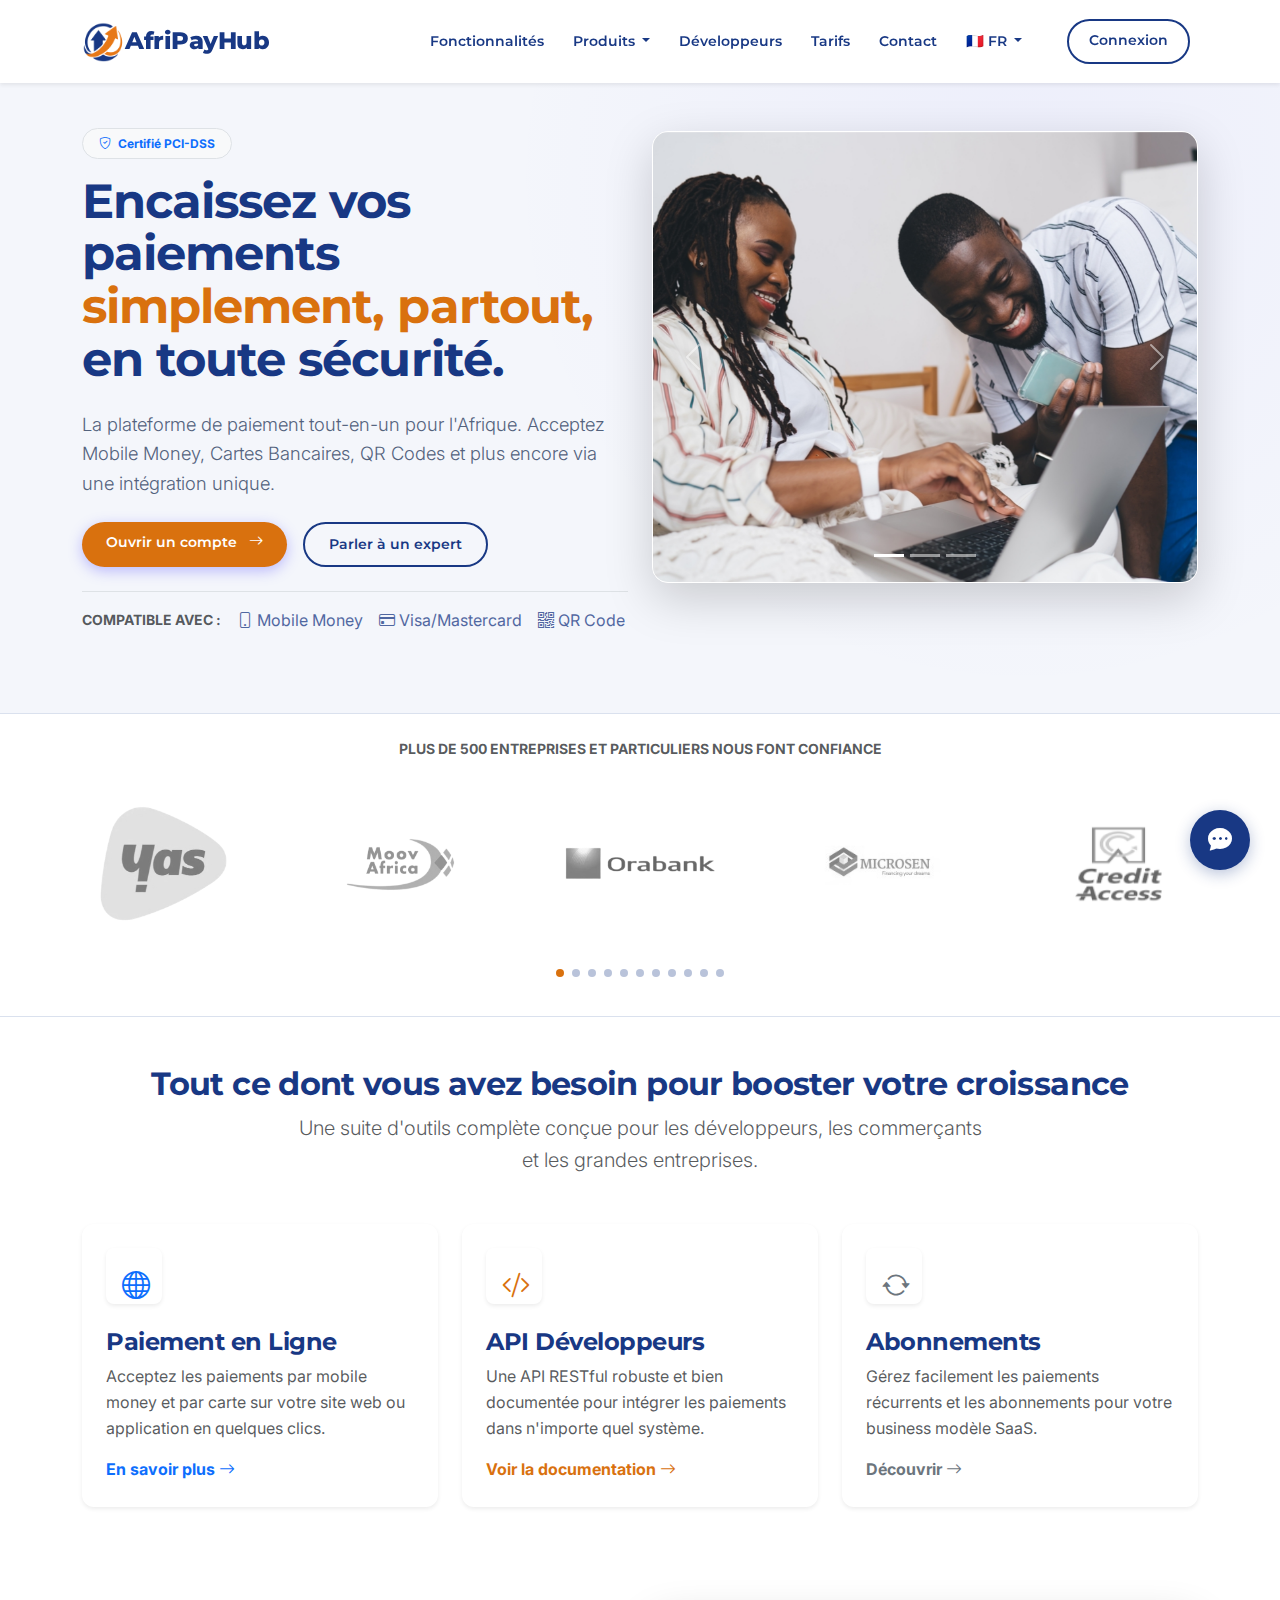
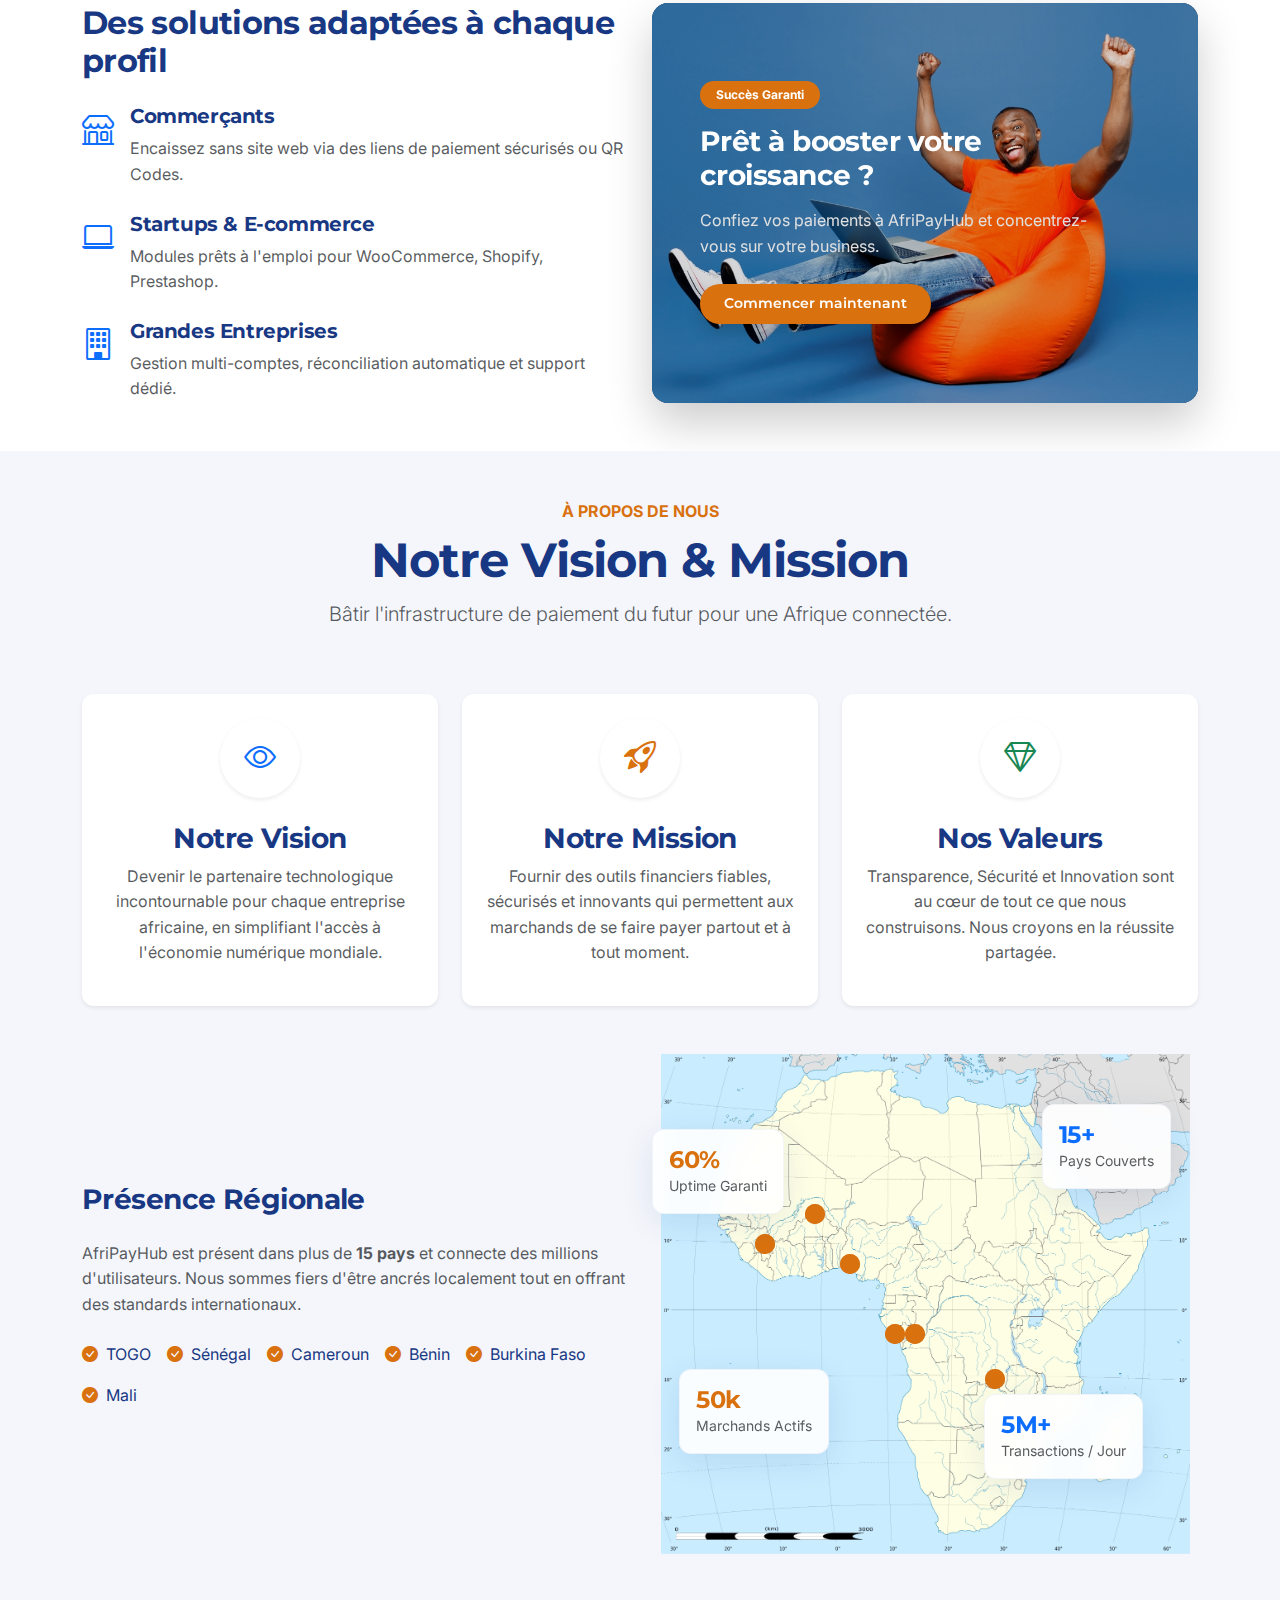
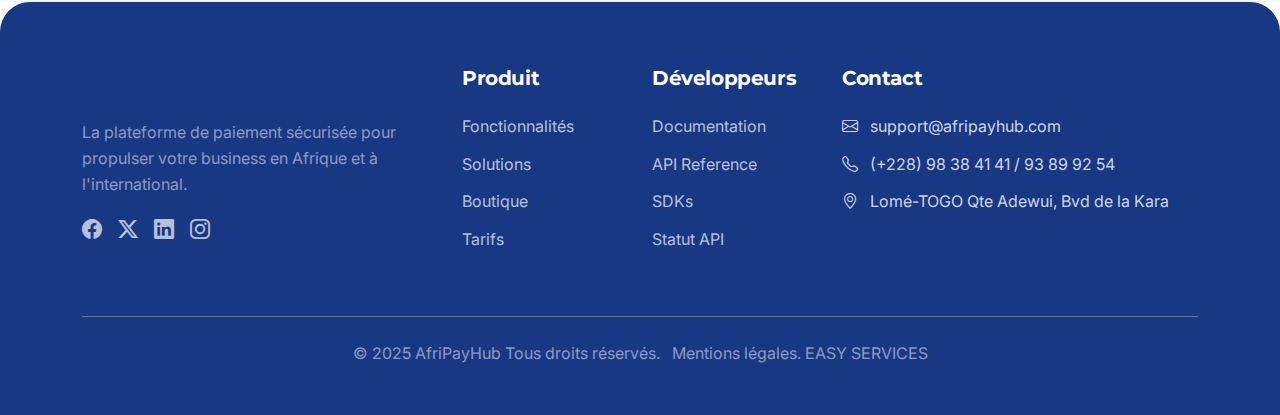
<file: index.html>
﻿<!DOCTYPE html>
<html lang="fr">

<head>
    <meta charset="UTF-8">
    <meta name="viewport" content="width=device-width, initial-scale=1.0">
    <title>AfriPayHub – La plateforme de paiement de référence en Afrique</title>
    <meta name="description"
        content="Solution de paiement omnicanal pour l'Afrique : Mobile Money, Cartes bancaires, API, et plus. Sécurité et fiabilité garanties.">
    <!-- Bootstrap 5 -->
    <link href="https://cdn.jsdelivr.net/npm/bootstrap@5.3.2/dist/css/bootstrap.min.css" rel="stylesheet">
    <!-- Custom CSS -->
    <link rel="stylesheet" href="assets/css/style.css">
    <!-- Icons (Bootstrap Icons via CDN for simplicity, or inline SVGs later) -->
    <link rel="stylesheet" href="https://cdn.jsdelivr.net/npm/bootstrap-icons@1.11.1/font/bootstrap-icons.css">
    <style>
        /* Africa Map Styles */
        .map-container {
            position: relative;
            width: 100%;
            height: 100%;
            min-height: 500px;
            display: flex;
            align-items: center;
            justify-content: center;
            background-image: url('assets/img/Africa_location_map.svg.png');
            background-size: contain;
            background-repeat: no-repeat;
            background-position: center;
        }

        .africa-svg {
            position: absolute;
            width: 100%;
            height: 100%;
            max-height: 500px;
            top: 0;
            left: 0;
            z-index: 1;
        }

        .map-container:hover .continent-path {
            fill: #e6ecf5;
            stroke-opacity: 0.6;
        }

        .country-dot {
            fill: var(--color-accent);
            cursor: pointer;
        }

        .pulse {
            animation: pulse-animation 2s infinite;
        }

        @keyframes pulse-animation {
            0% {
                r: 3;
                opacity: 1;
            }

            100% {
                r: 10;
                opacity: 0;
            }
        }

        .transaction-flow {
            fill: none;
            stroke: var(--color-primary);
            stroke-width: 1.5;
            stroke-dasharray: 100;
            stroke-dashoffset: 100;
            opacity: 0.6;
            filter: drop-shadow(0 0 2px var(--color-primary));
        }

        .flow-animated {
            animation: flow-animation 3s linear infinite;
        }

        @keyframes flow-animation {
            to {
                stroke-dashoffset: -100;
            }
        }

        .stat-badge {
            background: rgba(255, 255, 255, 0.9);
            backdrop-filter: blur(10px);
            border-radius: 12px;
            padding: 1rem;
            box-shadow: 0 8px 32px rgba(24, 56, 132, 0.1);
            border: 1px solid rgba(24, 56, 132, 0.05);
            transition: transform 0.3s ease;
            position: absolute;
            z-index: 2;
        }

        .stat-badge:hover {
            transform: translateY(-5px);
        }

        .badge-1 {
            top: 10%;
            right: 5%;
        }

        .badge-2 {
            bottom: 15%;
            right: 10%;
        }

        .badge-3 {
            bottom: 20%;
            left: 5%;
        }

        .badge-4 {
            top: 15%;
            left: 0%;
        }

        @media (max-width: 768px) {
            .stat-badge {
                position: relative !important;
                top: auto !important;
                bottom: auto !important;
                left: auto !important;
                right: auto !important;
                margin-bottom: 1rem;
            }

            .map-container {
                flex-direction: column;
                min-height: auto;
            }
        }

        /* CTA Card Blue Glassmorphism Design */
        .cta-glass-card {
            background: #0d1e44;
            border: none;
            box-shadow: 0 20px 45px rgba(0, 0, 0, 0.2);
            position: relative;
            overflow: hidden;
            min-height: 400px;
            display: flex;
            align-items: center;
        }

        .cta-bg-image {
            position: absolute;
            top: 0;
            right: 0;
            width: 100%;
            height: 100%;
            object-fit: cover;
            object-position: center right;
            opacity: 1;
            z-index: 0;
        }

        .cta-glass-overlay {
            position: absolute;
            top: 0;
            left: 0;
            width: 100%;
            height: 100%;
            /* Pure Dark Glass - Neutral & Premium */
            background: rgba(0, 0, 0, 0.1);
            backdrop-filter: blur(0.75px);
            -webkit-backdrop-filter: blur(0.75px);
            z-index: 1;
            /* No mask - Full uniform overlay */
        }

        .cta-content {
            position: relative;
            z-index: 2;
            padding-right: 2rem;
            color: white;
            /* White text for dark background */
        }

        .bg-accent-soft {
            background-color: #d9710e !important;
            color: #ffffff !important;
        }
    </style>
    <!-- Swiper CSS -->
    <link rel="stylesheet" href="https://cdn.jsdelivr.net/npm/swiper@11/swiper-bundle.min.css" />
</head>

<body>

    <!-- Navbar -->
    <nav class="navbar navbar-expand-lg fixed-top shadow-sm">
        <div class="container">
            <a class="navbar-brand d-flex align-items-center" href="index.html">
                <!-- <i class="bi bi-wallet2 me-2 text-accent"></i>
                AfriPayHub -->
                <div>
                    <img src="assets/img/logo.png" alt="AfriPayHub Logo" style="height: 40px;">
                </div>
                AfriPayHub
            </a>
            <button class="navbar-toggler" type="button" data-bs-toggle="collapse" data-bs-target="#navbarNav">
                <span class="navbar-toggler-icon"></span>
            </button>
            <div class="collapse navbar-collapse" id="navbarNav">
                <ul class="navbar-nav ms-auto align-items-center">
                    <li class="nav-item"><a class="nav-link" href="features.html">Fonctionnalités</a></li>
                    <li class="nav-item dropdown">
                        <a class="nav-link dropdown-toggle" href="#" role="button" data-bs-toggle="dropdown">
                            Produits
                        </a>
                        <ul class="dropdown-menu shadow border-0">
                            <li><a class="dropdown-item" href="solutions.html"><i class="bi bi-gear me-2"></i>
                                    Solutions</a></li>
                            <li><a class="dropdown-item" href="boutique.html"><i class="bi bi-shop me-2"></i>
                                    Boutique</a></li>
                        </ul>
                    </li>
                    <li class="nav-item"><a class="nav-link" href="developers.html">Développeurs</a></li>
                    <li class="nav-item"><a class="nav-link" href="pricing.html">Tarifs</a></li>
                    <li class="nav-item"><a class="nav-link" href="contact.html">Contact</a></li>
                    <li class="nav-item dropdown me-2">
                        <a class="nav-link dropdown-toggle" href="#" role="button" data-bs-toggle="dropdown">
                            🇫🇷 FR
                        </a>
                        <ul class="dropdown-menu dropdown-menu-end shadow border-0">
                            <li><a class="dropdown-item fw-bold" href="#">🇫🇷 Français</a></li>
                            <li><a class="dropdown-item" href="index_en.html">🇬🇧 English</a></li>
                        </ul>
                    </li>
                    <li class="nav-item ms-lg-3">
                        <a href="https://portail.afripayhub.com/login" target="_blank"
                            class="btn btn-outline-secondary btn-sm me-2">Connexion</a>
                        <!-- <a href="https://portail.afripayhub.com/register" target="_blank"
                            class="btn btn-primary btn-sm">Ouvrir un compte</a> -->
                    </li>
                </ul>
            </div>
        </div>
    </nav>

    <!-- Hero Section -->
    <section class="hero d-flex align-items-center">
        <div class="container">
            <div class="row align-items-center">
                <div class="col-lg-6 mb-5 mb-lg-0">
                    <span class="badge bg-light text-primary border mb-3 px-3 py-2 rounded-pill">
                        <i class="bi bi-shield-check me-1"></i> Certifié PCI-DSS
                    </span>
                    <h1 class="fw-bold display-4 mb-4">Encaissez vos paiements <br><span class="text-accent">simplement,
                            partout,</span> en toute sécurité.</h1>
                    <p class="lead mb-4">
                        La plateforme de paiement tout-en-un pour l'Afrique. Acceptez Mobile Money, Cartes Bancaires, QR
                        Codes et plus encore via une intégration unique.
                    </p>
                    <div class="d-flex gap-3">
                        <a href="https://portail.afripayhub.com/register" class="btn btn-primary btn-lg px-4">Ouvrir un
                            compte <i class="bi bi-arrow-right ms-2"></i></a>
                        <a href="contact.html" class="btn btn-outline-secondary btn-lg px-4">Parler à un expert</a>
                    </div>
                    <div class="mt-4 pt-3 border-top d-flex align-items-center flex-wrap gap-3">
                        <small class="text-muted text-uppercase fw-bold fs-7 mb-0">Compatible avec :</small>
                        <div class="d-flex flex-wrap gap-3 opacity-75">
                            <span class="text-nowrap"><i class="bi bi-phone"></i> Mobile Money</span>
                            <span class="text-nowrap"><i class="bi bi-credit-card"></i> Visa/Mastercard</span>
                            <span class="text-nowrap"><i class="bi bi-qr-code"></i> QR Code</span>
                        </div>
                    </div>
                </div>
                <div class="col-lg-6 text-center" style="margin-top: -3rem;">
                    <div id="heroCarousel" class="carousel slide hero-img-container" data-bs-ride="carousel">
                        <div class="carousel-indicators">
                            <button type="button" data-bs-target="#heroCarousel" data-bs-slide-to="0"
                                class="active"></button>
                            <button type="button" data-bs-target="#heroCarousel" data-bs-slide-to="1"></button>
                            <button type="button" data-bs-target="#heroCarousel" data-bs-slide-to="2"></button>
                        </div>
                        <div class="carousel-inner rounded-4 shadow-lg border border-white bg-white">

                            <div class="carousel-item">
                                <img src="assets/img/hero_dashboard.png" class="d-block w-100" alt="Paiement Mobile"
                                    style="object-fit: cover; min-height: 450px;">
                            </div>
                            <div class="carousel-item">
                                <img src="assets/img/header_bg_developers.png" class="d-block w-100"
                                    alt="API Développeurs" style="object-fit: cover; min-height: 450px;">
                            </div>
                            <div class="carousel-item active">
                                <img src="assets/img/features_header_bg.jpg" class="d-block w-100"
                                    alt="Dashboard AfriPayHub" style="object-fit: cover; min-height: 450px;">
                            </div>
                        </div>
                        <button class="carousel-control-prev" type="button" data-bs-target="#heroCarousel"
                            data-bs-slide="prev">
                            <span class="carousel-control-prev-icon" aria-hidden="true"></span>
                            <span class="visually-hidden">Previous</span>
                        </button>
                        <button class="carousel-control-next" type="button" data-bs-target="#heroCarousel"
                            data-bs-slide="next">
                            <span class="carousel-control-next-icon" aria-hidden="true"></span>
                            <span class="visually-hidden">Next</span>
                        </button>
                    </div>
                </div>
            </div>
        </div>
    </section>

    <!-- Partners Section -->
    <section class="partners py-4">
        <div class="container">
            <p class="text-center text-muted mb-4 small fw-bold text-uppercase">Plus de 500 entreprises et particuliers
                nous font confiance</p>
            <div class="swiper init-swiper">
                <script type="application/json" class="swiper-config">
            {
              "loop": true,
              "speed": 600,
              "autoplay": {
                "delay": 5000
              },
              "slidesPerView": "auto",
              "pagination": {
                "el": ".swiper-pagination",
                "type": "bullets",
                "clickable": true
              },
              "breakpoints": {
                "320": {
                  "slidesPerView": 2,
                  "spaceBetween": 20
                },
                "480": {
                  "slidesPerView": 3,
                  "spaceBetween": 40
                },
                "640": {
                  "slidesPerView": 4,
                  "spaceBetween": 60
                },
                "992": {
                  "slidesPerView": 5,
                  "spaceBetween": 80
                }
              }
            }
          </script>
                <div class="swiper-wrapper align-items-center">
                    <div class="swiper-slide"><img src="assets/img/clients/yas.png" class="img-fluid" alt=""></div>
                    <div class="swiper-slide"><img src="assets/img/clients/moov.png" class="img-fluid" alt=""></div>
                    <div class="swiper-slide"><img src="assets/img/clients/orabank.png" class="img-fluid" alt=""></div>
                    <div class="swiper-slide"><img src="assets/img/clients/client-1.png" class="img-fluid" alt=""></div>
                    <div class="swiper-slide"><img src="assets/img/clients/client-2.png" class="img-fluid" alt=""></div>
                    <div class="swiper-slide"><img src="assets/img/clients/client-3.png" class="img-fluid" alt=""></div>
                    <div class="swiper-slide"><img src="assets/img/clients/client-4.png" class="img-fluid" alt=""></div>
                    <div class="swiper-slide"><img src="assets/img/clients/client-5.png" class="img-fluid" alt=""></div>
                    <div class="swiper-slide"><img src="assets/img/clients/client-6.png" class="img-fluid" alt=""></div>
                    <div class="swiper-slide"><img src="assets/img/clients/client-7.png" class="img-fluid" alt=""></div>
                    <div class="swiper-slide"><img src="assets/img/clients/client-8.png" class="img-fluid" alt=""></div>
                </div>
                <div class="swiper-pagination"></div>
            </div>


        </div>
        </div>
    </section>

    <!-- Features Overview -->
    <section class="py-6 bg-white section-features">
        <div class="container py-5">
            <div class="text-center mb-5">
                <h2 class="fw-bold">Tout ce dont vous avez besoin pour booster votre croissance</h2>
                <p class="text-muted lead mx-auto" style="max-width: 700px;">
                    Une suite d'outils complète conçue pour les développeurs, les commerçants et les grandes
                    entreprises.
                </p>
            </div>

            <div class="row g-4">
                <!-- Feature 1 -->
                <div class="col-md-4">
                    <div class="card h-100 p-4 border-0 shadow-sm bg-light-soft">
                        <div class="feature-icon bg-white shadow-sm text-primary mb-4 rounded-3 p-3 d-inline-block">
                            <i class="bi bi-globe fs-3"></i>
                        </div>
                        <h4>Paiement en Ligne</h4>
                        <p class="text-muted">Acceptez les paiements par mobile money et par carte sur votre site web ou
                            application en quelques clics.</p>
                        <a href="features.html" class="fw-bold text-decoration-none">En savoir plus <i
                                class="bi bi-arrow-right"></i></a>
                    </div>
                </div>
                <!-- Feature 2 -->
                <div class="col-md-4">
                    <div class="card h-100 p-4 border-0 shadow-sm bg-light-soft">
                        <div class="feature-icon bg-white shadow-sm text-accent mb-4 rounded-3 p-3 d-inline-block">
                            <i class="bi bi-code-slash fs-3"></i>
                        </div>
                        <h4>API Développeurs</h4>
                        <p class="text-muted">Une API RESTful robuste et bien documentée pour intégrer les paiements
                            dans n'importe quel système.</p>
                        <a href="developers.html" class="fw-bold text-decoration-none text-accent">Voir la documentation
                            <i class="bi bi-arrow-right"></i></a>
                    </div>
                </div>
                <!-- Feature 3 -->
                <div class="col-md-4">
                    <div class="card h-100 p-4 border-0 shadow-sm bg-light-soft">
                        <div class="feature-icon bg-white shadow-sm text-secondary mb-4 rounded-3 p-3 d-inline-block">
                            <i class="bi bi-arrow-repeat fs-3"></i>
                        </div>
                        <h4>Abonnements</h4>
                        <p class="text-muted">Gérez facilement les paiements récurrents et les abonnements pour votre
                            business modèle SaaS.</p>
                        <a href="features.html#recurring" class="fw-bold text-decoration-none text-secondary">Découvrir
                            <i class="bi bi-arrow-right"></i></a>
                    </div>
                </div>
            </div>
        </div>
    </section>

    <!-- Solutions Section -->
    <section class="py-5">
        <div class="container">
            <div class="row align-items-center">
                <div class="col-lg-6">
                    <h2 class="fw-bold mb-4">Des solutions adaptées à chaque profil</h2>
                    <div class="d-flex flex-column gap-4">
                        <div class="d-flex">
                            <div class="me-3 text-primary"><i class="bi bi-shop fs-2"></i></div>
                            <div>
                                <h5>Commerçants</h5>
                                <p class="text-muted mb-0">Encaissez sans site web via des liens de paiement sécurisés
                                    ou QR Codes.</p>
                            </div>
                        </div>
                        <div class="d-flex">
                            <div class="me-3 text-primary"><i class="bi bi-laptop fs-2"></i></div>
                            <div>
                                <h5>Startups & E-commerce</h5>
                                <p class="text-muted mb-0">Modules prêts à l'emploi pour WooCommerce, Shopify,
                                    Prestashop.</p>
                            </div>
                        </div>
                        <div class="d-flex">
                            <div class="me-3 text-primary"><i class="bi bi-building fs-2"></i></div>
                            <div>
                                <h5>Grandes Entreprises</h5>
                                <p class="text-muted mb-0">Gestion multi-comptes, réconciliation automatique et support
                                    dédié.</p>
                            </div>
                        </div>
                    </div>
                </div>
                <div class="col-lg-6 mt-5 mt-lg-0">
                    <div class="cta-glass-card p-5 rounded-4">
                        <!-- Background Image -->
                        <img src="assets/img/238a938810.jpg" alt="Growth Success" class="cta-bg-image">

                        <!-- Smooth Blur Overlay -->
                        <div class="cta-glass-overlay"></div>

                        <!-- Content -->
                        <div class="cta-content" data-aos="fade-right">
                            <span class="badge bg-accent-soft mb-3 mt-n4 p-2 px-3 rounded-pill fw-bold">Succès
                                Garanti</span>
                            <h3 class="fw-bold mb-3 text-white">Prêt à booster votre croissance ?</h3>
                            <p class="mb-4" style="color: #e0e0e0;">Confiez vos paiements à AfriPayHub et
                                concentrez-vous sur
                                votre business.</p>
                            <a href="https://portail.afripayhub.com/register"
                                class="btn btn-accent btn-lg px-4 shadow">Commencer maintenant</a>
                        </div>
                    </div>
                </div>
            </div>
        </div>
    </section>

    <!-- About Section -->
    <section class="py-6 bg-light-soft position-relative overflow-hidden">
        <div class="container py-5">
            <div class="row text-center mb-5" data-aos="fade-up">
                <div class="col-lg-8 mx-auto">
                    <span class="text-accent fw-bold text-uppercase ls-1">À Propos de Nous</span>
                    <h2 class="display-5 fw-bold mt-2">Notre Vision & Mission</h2>
                    <p class="lead text-muted">Bâtir l'infrastructure de paiement du futur pour une Afrique
                        connectée.</p>
                </div>
            </div>

            <div class="row g-4 mb-5">
                <div class="col-md-4" data-aos="fade-up" data-aos-delay="100">
                    <div class="card h-100 p-4 border-0 shadow-sm text-center card-hover-effect">
                        <div class="mx-auto mb-4 p-3 rounded-circle bg-white shadow-sm text-primary"
                            style="width: 80px; height: 80px; display:flex; align-items:center; justify-content:center;">
                            <i class="bi bi-eye fs-2"></i>
                        </div>
                        <h3>Notre Vision</h3>
                        <p class="text-muted">Devenir le partenaire technologique incontournable pour chaque entreprise
                            africaine, en simplifiant l'accès à l'économie numérique mondiale.</p>
                    </div>
                </div>
                <div class="col-md-4" data-aos="fade-up" data-aos-delay="200">
                    <div class="card h-100 p-4 border-0 shadow-sm text-center card-hover-effect">
                        <div class="mx-auto mb-4 p-3 rounded-circle bg-white shadow-sm text-accent"
                            style="width: 80px; height: 80px; display:flex; align-items:center; justify-content:center;">
                            <i class="bi bi-rocket-takeoff fs-2"></i>
                        </div>
                        <h3>Notre Mission</h3>
                        <p class="text-muted">Fournir des outils financiers fiables, sécurisés et innovants qui
                            permettent aux marchands de se faire payer partout et à tout moment.</p>
                    </div>
                </div>
                <div class="col-md-4" data-aos="fade-up" data-aos-delay="300">
                    <div class="card h-100 p-4 border-0 shadow-sm text-center card-hover-effect">
                        <div class="mx-auto mb-4 p-3 rounded-circle bg-white shadow-sm text-success"
                            style="width: 80px; height: 80px; display:flex; align-items:center; justify-content:center;">
                            <i class="bi bi-gem fs-2"></i>
                        </div>
                        <h3>Nos Valeurs</h3>
                        <p class="text-muted">Transparence, Sécurité et Innovation sont au cœur de tout ce que nous
                            construisons. Nous croyons en la réussite partagée.</p>
                    </div>
                </div>
            </div>

            <!-- Regional stats or presence -->
            <div class="row align-items-center mt-5" data-aos="fade-up">
                <div class="col-lg-6">
                    <h3 class="fw-bold mb-4">Présence Régionale</h3>
                    <p class="text-muted mb-4">
                        AfriPayHub est présent dans plus de <strong>15 pays</strong> et connecte des millions
                        d'utilisateurs. Nous sommes fiers d'être ancrés localement tout en offrant des standards
                        internationaux.
                    </p>
                    <ul class="list-unstyled d-flex flex-wrap gap-3">
                        <li class="d-flex align-items-center"><i class="bi bi-check-circle-fill text-accent me-2"></i>
                            TOGO</li>
                        <li class="d-flex align-items-center"><i class="bi bi-check-circle-fill text-accent me-2"></i>
                            Sénégal</li>
                        <li class="d-flex align-items-center"><i class="bi bi-check-circle-fill text-accent me-2"></i>
                            Cameroun</li>
                        <li class="d-flex align-items-center"><i class="bi bi-check-circle-fill text-accent me-2"></i>
                            Bénin</li>
                        <li class="d-flex align-items-center"><i class="bi bi-check-circle-fill text-accent me-2"></i>
                            Burkina Faso</li>
                        <li class="d-flex align-items-center"><i class="bi bi-check-circle-fill text-accent me-2"></i>
                            Mali</li>
                    </ul>
                </div>
                <div class="col-lg-6">
                    <div class="map-container" data-aos="zoom-in">
                        <!-- Stat Badges -->
                        <div class="stat-badge badge-1" data-aos="fade-left" data-aos-delay="100">
                            <h4 class="fw-bold text-primary mb-0">15+</h4>
                            <p class="text-muted small mb-0">Pays Couverts</p>
                        </div>
                        <div class="stat-badge badge-2" data-aos="fade-left" data-aos-delay="200">
                            <h4 class="fw-bold text-primary mb-0">5M+</h4>
                            <p class="text-muted small mb-0">Transactions / Jour</p>
                        </div>
                        <div class="stat-badge badge-3" data-aos="fade-right" data-aos-delay="300">
                            <h4 class="fw-bold text-accent mb-0">50k</h4>
                            <p class="text-muted small mb-0">Marchands Actifs</p>
                        </div>
                        <div class="stat-badge badge-4" data-aos="fade-right" data-aos-delay="400">
                            <h4 class="fw-bold text-accent mb-0">60%</h4>
                            <p class="text-muted small mb-0">Uptime Garanti</p>
                        </div>

                        <!-- SVG Overlay for Animations -->
                        <svg viewBox="0 0 100 100" class="africa-svg">
                            <!-- Country Dots (Repositioned to match the new image silhouette) -->
                            <g class="dots">
                                <!-- Senegal -->
                                <circle cx="18" cy="38" r="2" class="country-dot" />
                                <circle cx="18" cy="38" r="2" class="country-dot pulse" />

                                <!-- Mali -->
                                <circle cx="28" cy="32" r="2" class="country-dot" />
                                <circle cx="28" cy="32" r="2" class="country-dot pulse"
                                    style="animation-delay: 0.5s;" />

                                <!-- Burkina -->
                                <circle cx="35" cy="42" r="2" class="country-dot" />
                                <circle cx="35" cy="42" r="2" class="country-dot pulse" style="animation-delay: 1s;" />

                                <!-- Togo -->
                                <circle cx="44" cy="56" r="2" class="country-dot" />
                                <circle cx="44" cy="56" r="2" class="country-dot pulse"
                                    style="animation-delay: 0.2s;" />

                                <!-- Benin -->
                                <circle cx="48" cy="56" r="2" class="country-dot" />
                                <circle cx="48" cy="56" r="2" class="country-dot pulse"
                                    style="animation-delay: 0.7s;" />

                                <!-- Cameroon -->
                                <circle cx="64" cy="65" r="2" class="country-dot" />
                                <circle cx="64" cy="65" r="2" class="country-dot pulse"
                                    style="animation-delay: 1.2s;" />
                            </g>
                        </svg>
                    </div>
                </div>
            </div>
        </div>
    </section>

    <!-- Footer -->
    <footer class="mt-auto">
        <div class="container">
            <div class="row g-4">
                <div class="col-lg-4">
                    <a class="navbar-brand text-white fw-bold fs-4 d-block mb-3" href="#">AfriPayHub</a>
                    <p class="text-white-50">
                        La plateforme de paiement sécurisée pour propulser votre business en Afrique et à
                        l'international.
                    </p>
                    <div class="d-flex gap-3 social-links">
                        <a href="#"><i class="bi bi-facebook fs-5"></i></a>
                        <a href="#"><i class="bi bi-twitter-x fs-5"></i></a>
                        <a href="#"><i class="bi bi-linkedin fs-5"></i></a>
                        <a href="#"><i class="bi bi-instagram fs-5"></i></a>
                    </div>
                </div>
                <div class="col-lg-2 col-6">
                    <h5>Produit</h5>
                    <ul class="list-unstyled">
                        <li><a href="features.html">Fonctionnalités</a></li>
                        <li><a href="solutions.html">Solutions</a></li>
                        <li><a href="boutique.html">Boutique</a></li>
                        <li><a href="pricing.html">Tarifs</a></li>
                    </ul>
                </div>
                <div class="col-lg-2 col-6">
                    <h5>Développeurs</h5>
                    <ul class="list-unstyled">
                        <li><a href="developers.html">Documentation</a></li>
                        <li><a href="#">API Reference</a></li>
                        <li><a href="#">SDKs</a></li>
                        <li><a href="#">Statut API</a></li>
                    </ul>
                </div>
                <div class="col-lg-4">
                    <h5>Contact</h5>
                    <ul class="list-unstyled">
                        <li><i class="bi bi-envelope me-2"></i> support@afripayhub.com</li>
                        <li><i class="bi bi-telephone me-2"></i> (+228) 98 38 41 41 / 93 89 92 54 </li>
                        <li><i class="bi bi-geo-alt me-2"></i> Lomé-TOGO
                            Qte Adewui, Bvd de la Kara</li>
                    </ul>
                </div>
            </div>
            <div class="border-top border-secondary mt-5 pt-4 text-center text-white-50">
                <p>&copy; 2025 AfriPayHub Tous droits réservés. <a href="https://easyservices.tg" target="_blank"
                        class="text-white-50 ms-2">Mentions légales. EASY SERVICES</a></p>
            </div>
        </div>
    </footer>

    <!-- Bootstrap JS -->
    <script src="https://cdn.jsdelivr.net/npm/bootstrap@5.3.2/dist/js/bootstrap.bundle.min.js"></script>
    <!-- AOS JS -->
    <script src="https://unpkg.com/aos@2.3.1/dist/aos.js"></script>
    <script>
        AOS.init({
            duration: 800,
            once: true
        });
    </script>

    <!-- Swiper JS -->
    <script src="https://cdn.jsdelivr.net/npm/swiper@11/swiper-bundle.min.js"></script>
    <!-- Main JS -->
    <script src="assets/js/main.js"></script>
    <script src="assets/js/chat.js"></script>
</body>

</html>
</file>
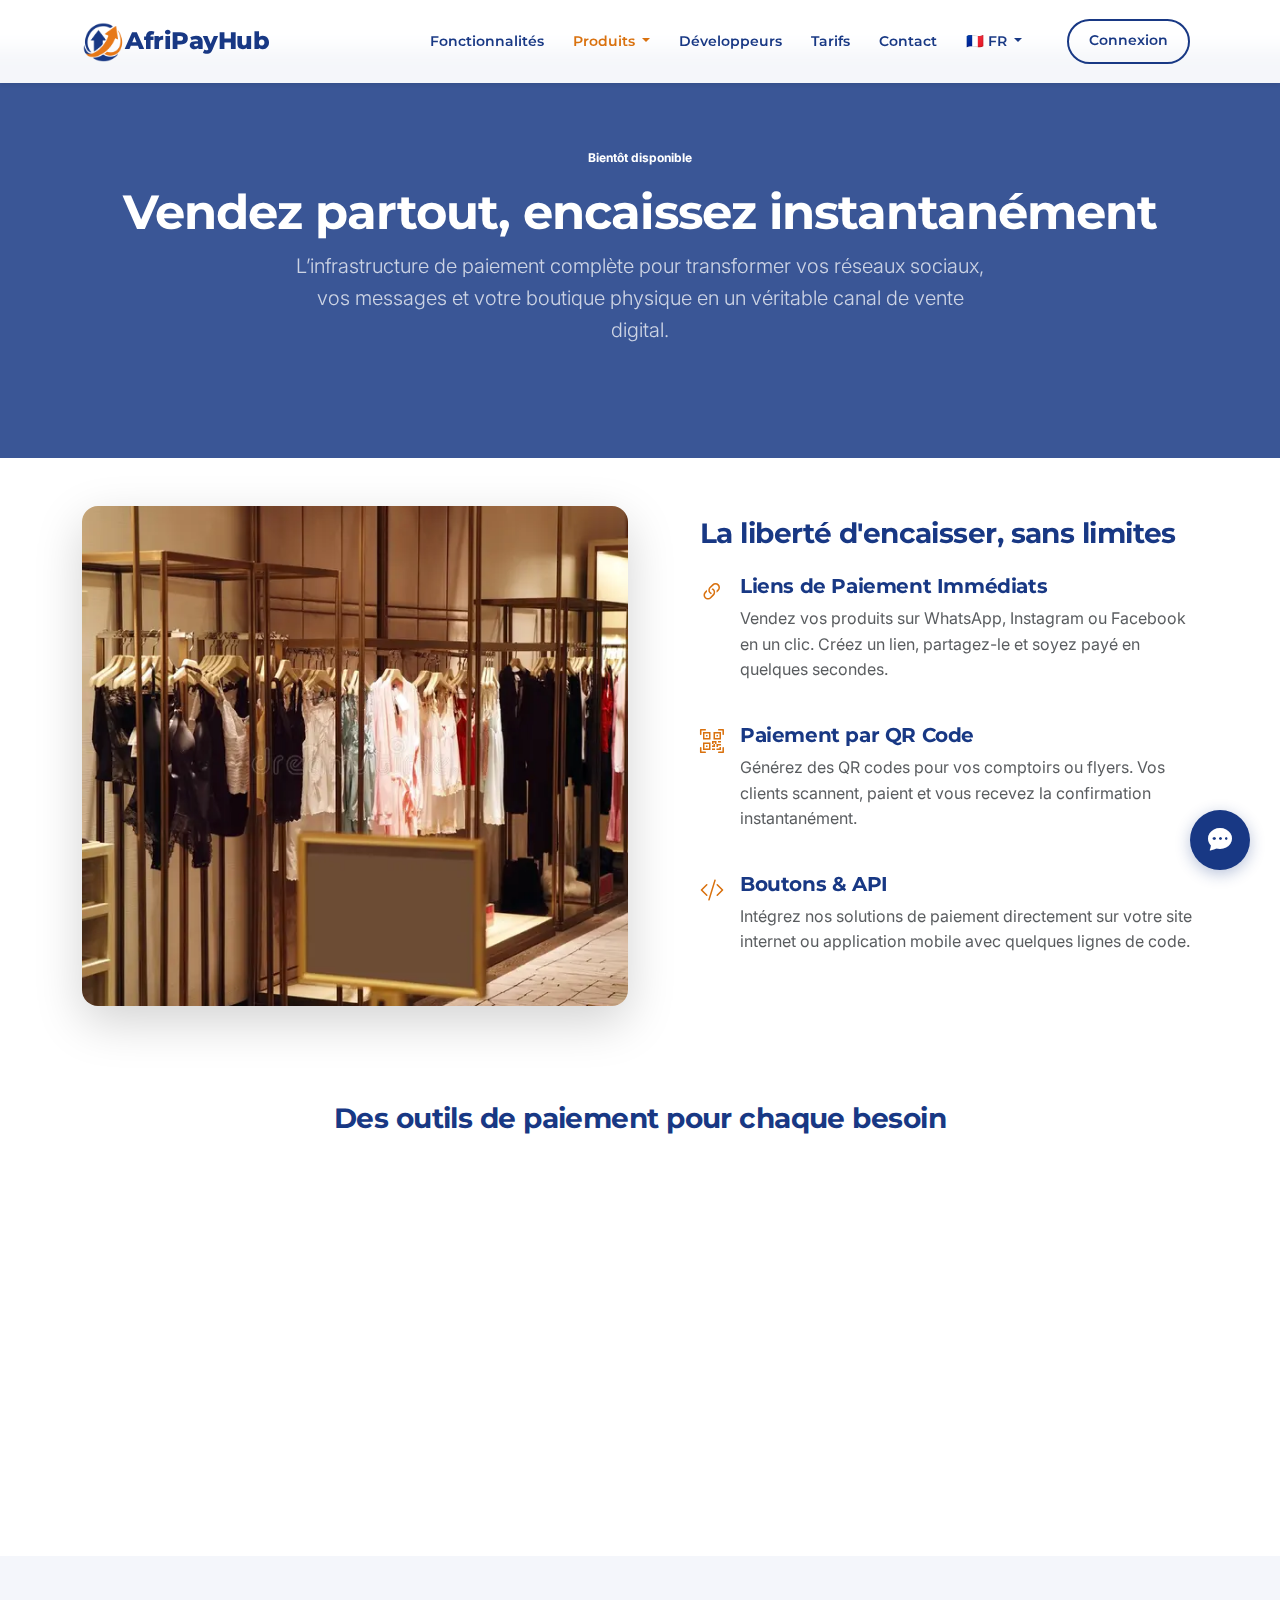
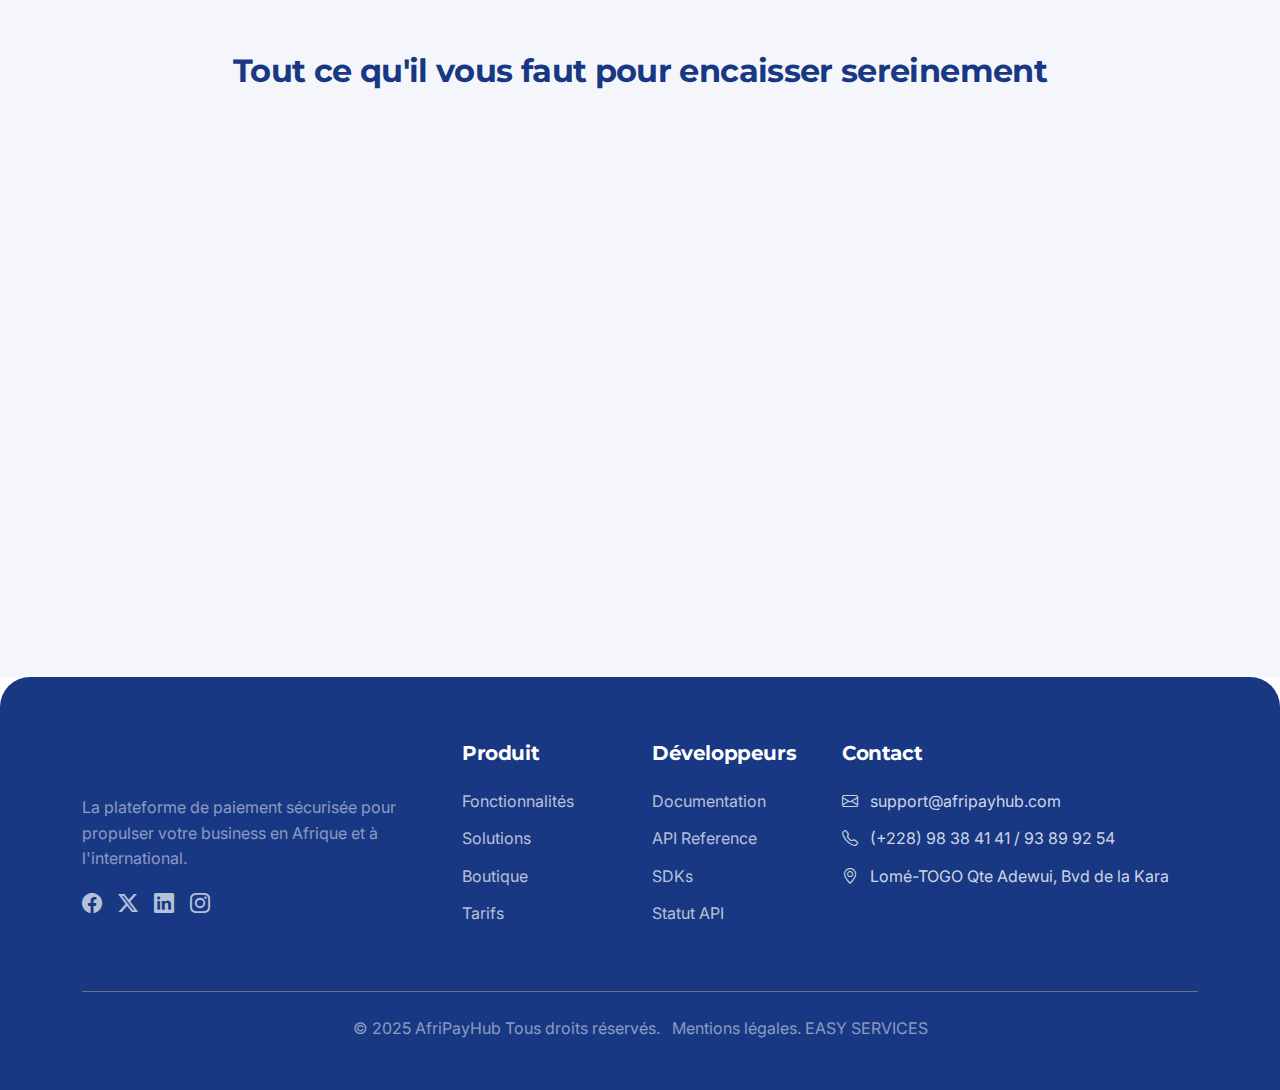
<file: boutique.html>
<!DOCTYPE html>
<html lang="fr">

<head>
    <meta charset="UTF-8">
    <meta name="viewport" content="width=device-width, initial-scale=1.0">
    <title>Boutique – AfriPayHub</title>
    <link href="https://cdn.jsdelivr.net/npm/bootstrap@5.3.2/dist/css/bootstrap.min.css" rel="stylesheet">
    <link rel="stylesheet" href="assets/css/style.css">
    <link rel="stylesheet" href="https://cdn.jsdelivr.net/npm/bootstrap-icons@1.11.1/font/bootstrap-icons.css">
    <!-- AOS Animation -->
    <link href="https://unpkg.com/aos@2.3.1/dist/aos.css" rel="stylesheet">
</head>

<body>

    <nav class="navbar navbar-expand-lg fixed-top shadow-sm">
        <div class="container">
            <a class="navbar-brand d-flex align-items-center" href="index.html">
                <div>
                    <img src="assets/img/logo.png" alt="AfriPayHub Logo" style="height: 40px;">
                </div>
                AfriPayHub
            </a>
            <button class="navbar-toggler" type="button" data-bs-toggle="collapse" data-bs-target="#navbarNav">
                <span class="navbar-toggler-icon"></span>
            </button>
            <div class="collapse navbar-collapse" id="navbarNav">
                <ul class="navbar-nav ms-auto align-items-center">
                    <li class="nav-item"><a class="nav-link" href="features.html">Fonctionnalités</a></li>
                    <li class="nav-item dropdown">
                        <a class="nav-link dropdown-toggle active" href="#" role="button" data-bs-toggle="dropdown">
                            Produits
                        </a>
                        <ul class="dropdown-menu shadow border-0">
                            <li><a class="dropdown-item" href="solutions.html"><i class="bi bi-gear me-2"></i>
                                    Solutions</a></li>
                            <li><a class="dropdown-item fw-bold" href="boutique.html"><i class="bi bi-shop me-2"></i>
                                    Boutique</a></li>
                        </ul>
                    </li>
                    <li class="nav-item"><a class="nav-link" href="developers.html">Développeurs</a></li>
                    <li class="nav-item"><a class="nav-link" href="pricing.html">Tarifs</a></li>
                    <li class="nav-item"><a class="nav-link" href="contact.html">Contact</a></li>
                    <li class="nav-item dropdown me-2">
                        <a class="nav-link dropdown-toggle" href="#" role="button" data-bs-toggle="dropdown">
                            🇫🇷 FR
                        </a>
                        <ul class="dropdown-menu dropdown-menu-end shadow border-0">
                            <li><a class="dropdown-item fw-bold" href="#">🇫🇷 Français</a></li>
                            <li><a class="dropdown-item" href="index_en.html">🇬🇧 English</a></li>
                        </ul>
                    </li>
                    <li class="nav-item ms-lg-3">
                        <a href="https://portail.afripayhub.com/login" target="_blank"
                            class="btn btn-outline-secondary btn-sm me-2">Connexion</a>
                        <!-- <a href="https://portail.afripayhub.com/register" target="_blank"
                            class="btn btn-primary btn-sm">Ouvrir un compte</a> -->
                    </li>
                </ul>
            </div>
        </div>
    </nav>

    <header class="header-bg py-5 mt-5">
        <div class="container text-center py-5">
            <span class="badge bg-accent mb-3" data-aos="fade-up">Bientôt disponible</span>
            <h1 class="fw-bold display-5" data-aos="fade-up" data-aos-delay="100">Vendez partout, encaissez
                instantanément</h1>
            <p class="lead opacity-75 mx-auto" style="max-width: 700px;" data-aos="fade-up" data-aos-delay="200">
                L’infrastructure de paiement complète pour transformer vos réseaux sociaux, vos messages et votre
                boutique physique en un véritable canal de vente digital.
            </p>
        </div>
    </header>

    <section class="py-5">
        <div class="container">
            <div class="row g-4 align-items-center mb-5">
                <div class="col-lg-6" data-aos="fade-right">
                    <img src="assets/img/boutiques.webp" class="img-fluid rounded-4 shadow-lg" alt="Boutique Showcase"
                        style="height: 500px; width: 100%; object-fit: cover;">
                </div>
                <div class="col-lg-6" data-aos="fade-left">
                    <div class="ps-lg-5">
                        <h3 class="fw-bold mb-4">La liberté d'encaisser, sans limites</h3>
                        <div class="d-flex mb-4">
                            <div class="flex-shrink-0 text-accent fs-4"><i class="bi bi-link-45deg"></i></div>
                            <div class="ms-3">
                                <h5 class="fw-bold">Liens de Paiement Immédiats</h5>
                                <p class="text-muted">Vendez vos produits sur WhatsApp, Instagram ou Facebook en un
                                    clic. Créez un lien, partagez-le et soyez payé en quelques secondes.</p>
                            </div>
                        </div>

                        <div class="d-flex mb-4">
                            <div class="flex-shrink-0 text-accent fs-4"><i class="bi bi-qr-code-scan"></i></div>
                            <div class="ms-3">
                                <h5 class="fw-bold">Paiement par QR Code</h5>
                                <p class="text-muted">Générez des QR codes pour vos comptoirs ou flyers. Vos clients
                                    scannent, paient et vous recevez la confirmation instantanément.</p>
                            </div>
                        </div>
                        <div class="d-flex mb-4">
                            <div class="flex-shrink-0 text-accent fs-4"><i class="bi bi-code-slash"></i></div>
                            <div class="ms-3">
                                <h5 class="fw-bold">Boutons & API</h5>
                                <p class="text-muted">Intégrez nos solutions de paiement directement sur votre site
                                    internet ou application mobile avec quelques lignes de code.</p>
                            </div>
                        </div>
                    </div>
                </div>
            </div>
            <!-- Online Payment Features -->
            <div class="row g-4 pt-5">
                <div class="col-12 text-center mb-5">
                    <h3 class="fw-bold">Des outils de paiement pour chaque besoin</h3>
                </div>
                <div class="col-md-4" data-aos="fade-up" data-aos-delay="100">
                    <div class="card p-4 border-0 shadow-sm h-100 border-top border-accent border-3">
                        <div class="fs-1 text-primary mb-3"><i class="bi bi-shop"></i></div>
                        <h5 class="fw-bold">Vitrine de Vente (Marketplace)</h5>
                        <p class="small text-muted">Affichez vos produits sur une page personnalisée AfriPayHub et
                            commencez à vendre sans avoir besoin d'un site e-commerce complexe.</p>
                    </div>
                </div>
                <div class="col-md-4" data-aos="fade-up" data-aos-delay="200">
                    <div class="card p-4 border-0 shadow-sm h-100 border-top border-accent border-3">
                        <div class="fs-1 text-primary mb-3"><i class="bi bi-shield-check"></i></div>
                        <h5 class="fw-bold">Sécurité Maximale</h5>
                        <p class="small text-muted">Toutes vos transactions sont sécurisées par des protocoles bancaires
                            de pointe, garantissant la protection de vos fonds et de vos clients.</p>
                    </div>
                </div>
                <div class="col-md-4" data-aos="fade-up" data-aos-delay="300">
                    <div class="card p-4 border-0 shadow-sm h-100 border-top border-accent border-3">
                        <div class="fs-1 text-primary mb-3"><i class="bi bi-graph-up-arrow"></i></div>
                        <h5 class="fw-bold">Rapports & Analytiques</h5>
                        <p class="small text-muted">Suivez vos flux de trésorerie en temps réel et visualisez
                            l'historique de vos paiements via votre tableau de bord AfriPayHub.</p>
                    </div>
                </div>
            </div>
        </div>
    </section>

    <!-- Total Control -->
    <section class="py-5 bg-light-soft">
        <div class="container text-center py-5">
            <h2 class="fw-bold mb-5">Tout ce qu'il vous faut pour encaisser sereinement</h2>
            <div class="row g-4">
                <div class="col-md-3" data-aos="fade-up" data-aos-delay="100">
                    <div class="fs-2 text-accent mb-3"><i class="bi bi-phone"></i></div>
                    <h6 class="fw-bold">Mobile Money</h6>
                </div>
                <div class="col-md-3" data-aos="fade-up" data-aos-delay="200">
                    <div class="fs-2 text-accent mb-3"><i class="bi bi-credit-card"></i></div>
                    <h6 class="fw-bold">Cartes Bancaires</h6>
                </div>
                <div class="col-md-3" data-aos="fade-up" data-aos-delay="300">
                    <div class="fs-2 text-accent mb-3"><i class="bi bi-arrow-repeat"></i></div>
                    <h6 class="fw-bold">Paiements Récurrents</h6>
                </div>
                <div class="col-md-3" data-aos="fade-up" data-aos-delay="400">
                    <div class="fs-2 text-accent mb-3"><i class="bi bi-lightning"></i></div>
                    <h6 class="fw-bold">Confirmation Flash</h6>
                </div>
            </div>
        </div>
    </section>

    <!-- Call to Action -->
    <section class="py-5 bg-light-soft">
        <div class="container text-center py-5" data-aos="zoom-in">
            <h3 class="fw-bold mb-3">Soyez les premiers informés</h3>
            <p class="text-muted mb-4">Inscrivez-vous pour recevoir une notification dès l'ouverture de la boutique.</p>
            <div class="row justify-content-center">
                <div class="col-md-6">
                    <div class="input-group mb-3 custom-input-group">
                        <input type="email" class="form-control rounded-pill-start border-0 px-4"
                            placeholder="Votre email">
                        <button class="btn btn-primary px-4" type="button">M'informer</button>
                    </div>
                </div>
            </div>
        </div>
    </section>

    <!-- Footer -->
    <footer class="mt-auto">
        <div class="container">
            <div class="row g-4">
                <div class="col-lg-4">
                    <a class="navbar-brand text-white fw-bold fs-4 d-block mb-3" href="#">AfriPayHub</a>
                    <p class="text-white-50">
                        La plateforme de paiement sécurisée pour propulser votre business en Afrique et à
                        l'international.
                    </p>
                    <div class="d-flex gap-3 social-links">
                        <a href="#"><i class="bi bi-facebook fs-5"></i></a>
                        <a href="#"><i class="bi bi-twitter-x fs-5"></i></a>
                        <a href="#"><i class="bi bi-linkedin fs-5"></i></a>
                        <a href="#"><i class="bi bi-instagram fs-5"></i></a>
                    </div>
                </div>
                <div class="col-lg-2 col-6">
                    <h5>Produit</h5>
                    <ul class="list-unstyled">
                        <li><a href="features.html">Fonctionnalités</a></li>
                        <li><a href="solutions.html">Solutions</a></li>
                        <li><a href="boutique.html">Boutique</a></li>
                        <li><a href="pricing.html">Tarifs</a></li>
                    </ul>
                </div>
                <div class="col-lg-2 col-6">
                    <h5>Développeurs</h5>
                    <ul class="list-unstyled">
                        <li><a href="developers.html">Documentation</a></li>
                        <li><a href="#">API Reference</a></li>
                        <li><a href="#">SDKs</a></li>
                        <li><a href="#">Statut API</a></li>
                    </ul>
                </div>
                <div class="col-lg-4">
                    <h5>Contact</h5>
                    <ul class="list-unstyled">
                        <li><i class="bi bi-envelope me-2"></i> support@afripayhub.com</li>
                        <li><i class="bi bi-telephone me-2"></i> (+228) 98 38 41 41 / 93 89 92 54 </li>
                        <li><i class="bi bi-geo-alt me-2"></i> Lomé-TOGO
                            Qte Adewui, Bvd de la Kara</li>
                    </ul>
                </div>
            </div>
            <div class="border-top border-secondary mt-5 pt-4 text-center text-white-50">
                <p>&copy; 2025 AfriPayHub Tous droits réservés. <a href="https://easyservices.tg" target="_blank"
                        class="text-white-50 ms-2">Mentions légales. EASY SERVICES</a></p>
            </div>
        </div>
    </footer>

    <script src="https://cdn.jsdelivr.net/npm/bootstrap@5.3.2/dist/js/bootstrap.bundle.min.js"></script>
    <script src="https://unpkg.com/aos@2.3.1/dist/aos.js"></script>
    <script>
        AOS.init({
            duration: 800,
            once: true
        });
    </script>
    <script src="assets/js/chat.js"></script>
</body>

</html>
</file>
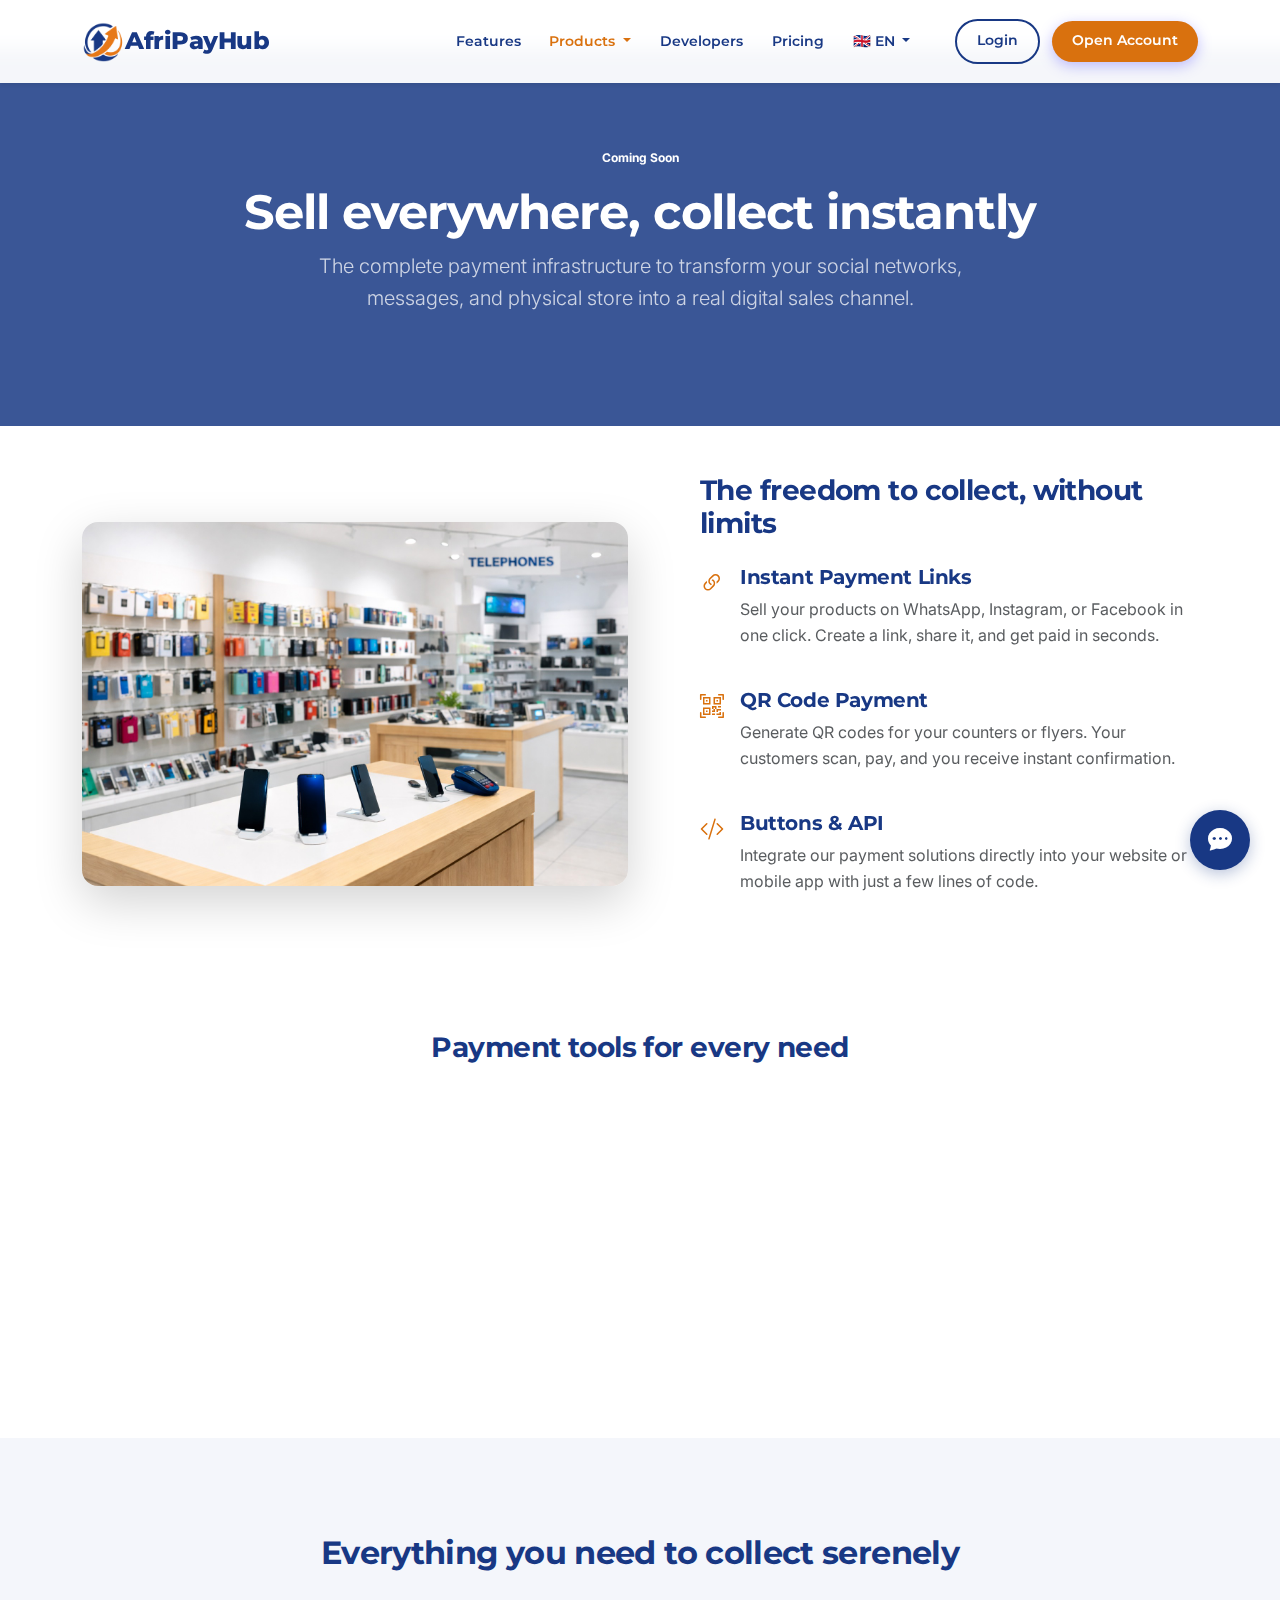
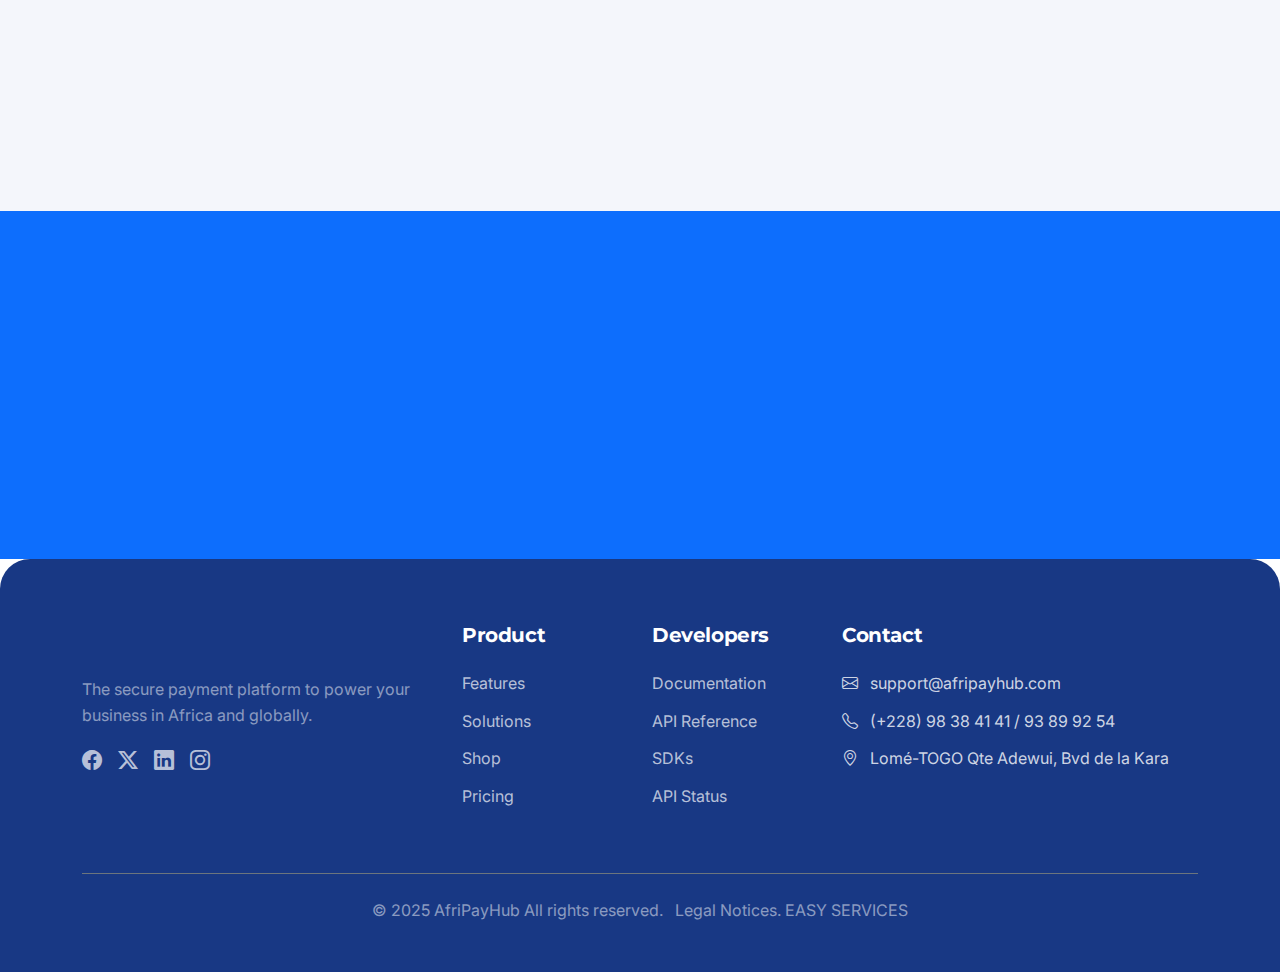
<file: boutique_en.html>
<!DOCTYPE html>
<html lang="en">

<head>
    <meta charset="UTF-8">
    <meta name="viewport" content="width=device-width, initial-scale=1.0">
    <title>Shop – AfriPayHub</title>
    <link href="https://cdn.jsdelivr.net/npm/bootstrap@5.3.2/dist/css/bootstrap.min.css" rel="stylesheet">
    <link rel="stylesheet" href="assets/css/style.css">
    <link rel="stylesheet" href="https://cdn.jsdelivr.net/npm/bootstrap-icons@1.11.1/font/bootstrap-icons.css">
    <!-- AOS Animation -->
    <link href="https://unpkg.com/aos@2.3.1/dist/aos.css" rel="stylesheet">
</head>

<body>

    <nav class="navbar navbar-expand-lg fixed-top shadow-sm">
        <div class="container">
            <a class="navbar-brand d-flex align-items-center" href="index_en.html">
                <div>
                    <img src="assets/img/logo.png" alt="AfriPayHub Logo" style="height: 40px;">
                </div>
                AfriPayHub
            </a>
            <button class="navbar-toggler" type="button" data-bs-toggle="collapse" data-bs-target="#navbarNav">
                <span class="navbar-toggler-icon"></span>
            </button>
            <div class="collapse navbar-collapse" id="navbarNav">
                <ul class="navbar-nav ms-auto align-items-center">
                    <li class="nav-item"><a class="nav-link" href="features.html">Features</a></li>
                    <li class="nav-item dropdown">
                        <a class="nav-link dropdown-toggle active" href="#" role="button" data-bs-toggle="dropdown">
                            Products
                        </a>
                        <ul class="dropdown-menu shadow border-0">
                            <li><a class="dropdown-item" href="solutions.html"><i class="bi bi-gear me-2"></i>
                                    Solutions</a></li>
                            <li><a class="dropdown-item fw-bold" href="boutique.html"><i class="bi bi-shop me-2"></i>
                                    Shop</a></li>
                        </ul>
                    </li>
                    <li class="nav-item"><a class="nav-link" href="developers.html">Developers</a></li>
                    <li class="nav-item"><a class="nav-link" href="pricing.html">Pricing</a></li>
                    <li class="nav-item dropdown me-2">
                        <a class="nav-link dropdown-toggle" href="#" role="button" data-bs-toggle="dropdown">
                            🇬🇧 EN
                        </a>
                        <ul class="dropdown-menu dropdown-menu-end shadow border-0">
                            <li><a class="dropdown-item" href="boutique.html">🇫🇷 Français</a></li>
                            <li><a class="dropdown-item fw-bold" href="#">🇬🇧 English</a></li>
                        </ul>
                    </li>
                    <li class="nav-item ms-lg-3">
                        <a href="https://portail.afripayhub.com/login" target="_blank"
                            class="btn btn-outline-secondary btn-sm me-2">Login</a>
                        <a href="https://portail.afripayhub.com/register" target="_blank"
                            class="btn btn-primary btn-sm">Open Account</a>
                    </li>
                </ul>
            </div>
        </div>
    </nav>

    <header class="header-bg py-5 mt-5">
        <div class="container text-center py-5">
            <span class="badge bg-accent mb-3" data-aos="fade-up">Coming Soon</span>
            <h1 class="fw-bold display-5" data-aos="fade-up" data-aos-delay="100">Sell everywhere, collect instantly
            </h1>
            <p class="lead opacity-75 mx-auto" style="max-width: 700px;" data-aos="fade-up" data-aos-delay="200">
                The complete payment infrastructure to transform your social networks, messages, and physical store into
                a real digital sales channel.
            </p>
        </div>
    </header>

    <section class="py-5">
        <div class="container">
            <div class="row g-4 align-items-center mb-5">
                <div class="col-lg-6" data-aos="fade-right">
                    <img src="assets/img/boutique.jpeg" class="img-fluid rounded-4 shadow-lg" alt="Shop Showcase">
                </div>
                <div class="col-lg-6" data-aos="fade-left">
                    <div class="ps-lg-5">
                        <h3 class="fw-bold mb-4">The freedom to collect, without limits</h3>
                        <div class="d-flex mb-4">
                            <div class="flex-shrink-0 text-accent fs-4"><i class="bi bi-link-45deg"></i></div>
                            <div class="ms-3">
                                <h5 class="fw-bold">Instant Payment Links</h5>
                                <p class="text-muted">Sell your products on WhatsApp, Instagram, or Facebook in one
                                    click. Create a link, share it, and get paid in seconds.</p>
                            </div>
                        </div>

                        <div class="d-flex mb-4">
                            <div class="flex-shrink-0 text-accent fs-4"><i class="bi bi-qr-code-scan"></i></div>
                            <div class="ms-3">
                                <h5 class="fw-bold">QR Code Payment</h5>
                                <p class="text-muted">Generate QR codes for your counters or flyers. Your customers
                                    scan, pay, and you receive instant confirmation.</p>
                            </div>
                        </div>
                        <div class="d-flex mb-4">
                            <div class="flex-shrink-0 text-accent fs-4"><i class="bi bi-code-slash"></i></div>
                            <div class="ms-3">
                                <h5 class="fw-bold">Buttons & API</h5>
                                <p class="text-muted">Integrate our payment solutions directly into your website or
                                    mobile app with just a few lines of code.</p>
                            </div>
                        </div>
                    </div>
                </div>
            </div>

            <!-- Online Payment Features -->
            <div class="row g-4 pt-5">
                <div class="col-12 text-center mb-5">
                    <h3 class="fw-bold">Payment tools for every need</h3>
                </div>
                <div class="col-md-4" data-aos="fade-up" data-aos-delay="100">
                    <div class="card p-4 border-0 shadow-sm h-100 border-top border-accent border-3">
                        <div class="fs-1 text-primary mb-3"><i class="bi bi-shop"></i></div>
                        <h5 class="fw-bold">Storefront (Marketplace)</h5>
                        <p class="small text-muted">Display your products on a personalized AfriPayHub page and start
                            selling without needing a complex e-commerce site.</p>
                    </div>
                </div>
                <div class="col-md-4" data-aos="fade-up" data-aos-delay="200">
                    <div class="card p-4 border-0 shadow-sm h-100 border-top border-accent border-3">
                        <div class="fs-1 text-primary mb-3"><i class="bi bi-shield-check"></i></div>
                        <h5 class="fw-bold">Maximum Security</h5>
                        <p class="small text-muted">All your transactions are secured by top-tier banking protocols,
                            ensuring the protection of your funds and your customers.</p>
                    </div>
                </div>
                <div class="col-md-4" data-aos="fade-up" data-aos-delay="300">
                    <div class="card p-4 border-0 shadow-sm h-100 border-top border-accent border-3">
                        <div class="fs-1 text-primary mb-3"><i class="bi bi-graph-up-arrow"></i></div>
                        <h5 class="fw-bold">Reports & Analytics</h5>
                        <p class="small text-muted">Track your cash flow in real-time and visualize your payment history
                            via your AfriPayHub dashboard.</p>
                    </div>
                </div>
            </div>
        </div>
    </section>

    <!-- Total Control -->
    <section class="py-5 bg-light-soft">
        <div class="container text-center py-5">
            <h2 class="fw-bold mb-5">Everything you need to collect serenely</h2>
            <div class="row g-4">
                <div class="col-md-3" data-aos="fade-up" data-aos-delay="100">
                    <div class="fs-2 text-accent mb-3"><i class="bi bi-phone"></i></div>
                    <h6 class="fw-bold">Mobile Money</h6>
                </div>
                <div class="col-md-3" data-aos="fade-up" data-aos-delay="200">
                    <div class="fs-2 text-accent mb-3"><i class="bi bi-credit-card"></i></div>
                    <h6 class="fw-bold">Bank Cards</h6>
                </div>
                <div class="col-md-3" data-aos="fade-up" data-aos-delay="300">
                    <div class="fs-2 text-accent mb-3"><i class="bi bi-arrow-repeat"></i></div>
                    <h6 class="fw-bold">Recurring Payments</h6>
                </div>
                <div class="col-md-3" data-aos="fade-up" data-aos-delay="400">
                    <div class="fs-2 text-accent mb-3"><i class="bi bi-lightning"></i></div>
                    <h6 class="fw-bold">Flash Confirmation</h6>
                </div>
            </div>
        </div>
    </section>

    <!-- Call to Action -->
    <section class="py-5 bg-primary text-white">
        <div class="container text-center py-5" data-aos="zoom-in">
            <h3 class="fw-bold mb-3">Join the Waiting List</h3>
            <p class="opacity-75 mb-4">Be among the first to enjoy the AfriPayHub Shop and boost your sales from day
                one.</p>
            <div class="row justify-content-center">
                <div class="col-md-6">
                    <div class="input-group mb-3 custom-input-group">
                        <input type="email" class="form-control border-0 px-4" placeholder="Your email address">
                        <button class="btn btn-accent px-4 fw-bold" type="button">Join</button>
                    </div>
                </div>
            </div>
        </div>
    </section>

    <!-- Footer -->
    <footer class="mt-auto">
        <div class="container">
            <div class="row g-4">
                <div class="col-lg-4">
                    <a class="navbar-brand text-white fw-bold fs-4 d-block mb-3" href="#">AfriPayHub</a>
                    <p class="text-white-50">
                        The secure payment platform to power your business in Africa and globally.
                    </p>
                    <div class="d-flex gap-3 social-links">
                        <a href="#"><i class="bi bi-facebook fs-5"></i></a>
                        <a href="#"><i class="bi bi-twitter-x fs-5"></i></a>
                        <a href="#"><i class="bi bi-linkedin fs-5"></i></a>
                        <a href="#"><i class="bi bi-instagram fs-5"></i></a>
                    </div>
                </div>
                <div class="col-lg-2 col-6">
                    <h5>Product</h5>
                    <ul class="list-unstyled">
                        <li><a href="features.html">Features</a></li>
                        <li><a href="solutions.html">Solutions</a></li>
                        <li><a href="boutique.html">Shop</a></li>
                        <li><a href="pricing.html">Pricing</a></li>
                    </ul>
                </div>
                <div class="col-lg-2 col-6">
                    <h5>Developers</h5>
                    <ul class="list-unstyled">
                        <li><a href="developers.html">Documentation</a></li>
                        <li><a href="#">API Reference</a></li>
                        <li><a href="#">SDKs</a></li>
                        <li><a href="#">API Status</a></li>
                    </ul>
                </div>
                <div class="col-lg-4">
                    <h5>Contact</h5>
                    <ul class="list-unstyled">
                        <li><i class="bi bi-envelope me-2"></i> support@afripayhub.com</li>
                        <li><i class="bi bi-telephone me-2"></i> (+228) 98 38 41 41 / 93 89 92 54 </li>
                        <li><i class="bi bi-geo-alt me-2"></i> Lomé-TOGO
                            Qte Adewui, Bvd de la Kara</li>
                    </ul>
                </div>
            </div>
            <div class="border-top border-secondary mt-5 pt-4 text-center text-white-50">
                <p>&copy; 2025 AfriPayHub All rights reserved. <a href="https://easyservices.tg" target="_blank"
                        class="text-white-50 ms-2">Legal Notices. EASY SERVICES</a></p>
            </div>
        </div>
    </footer>

    <script src="https://cdn.jsdelivr.net/npm/bootstrap@5.3.2/dist/js/bootstrap.bundle.min.js"></script>
    <script src="https://unpkg.com/aos@2.3.1/dist/aos.js"></script>
    <script>
        AOS.init({
            duration: 800,
            once: true
        });
    </script>
    <script src="assets/js/chat.js"></script>
</body>

</html>
</file>
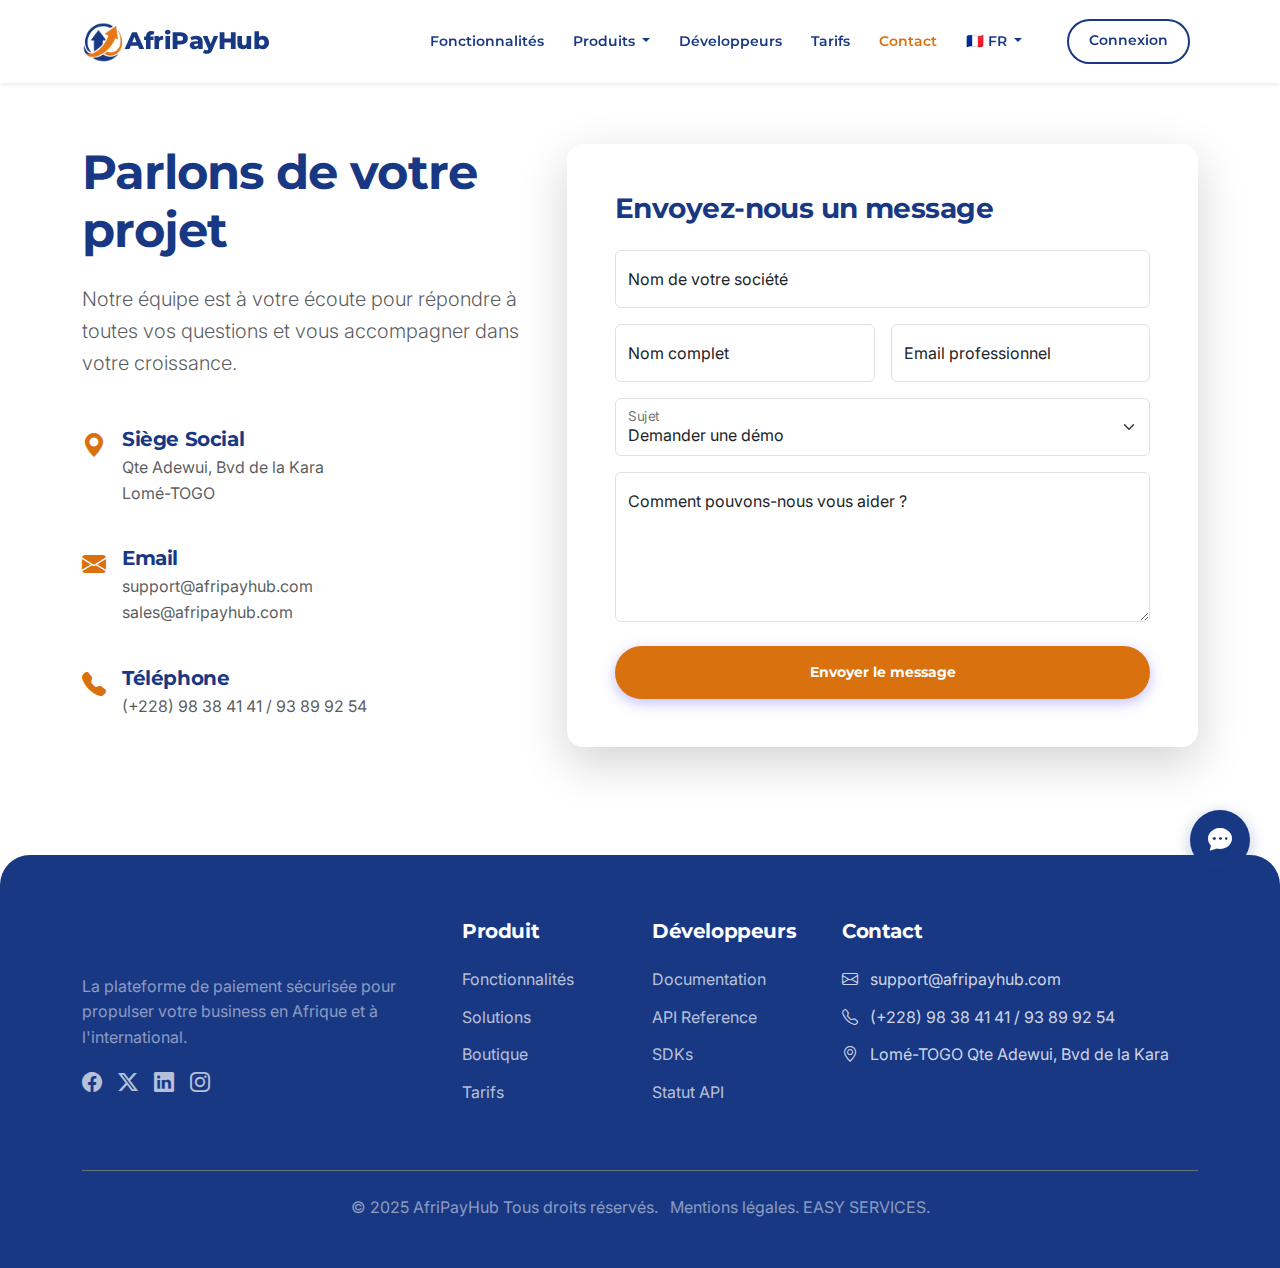
<file: contact.html>
﻿<!DOCTYPE html>
<html lang="fr">

<head>
    <meta charset="UTF-8">
    <meta name="viewport" content="width=device-width, initial-scale=1.0">
    <title>Contact – AfriPayHub</title>
    <link href="https://cdn.jsdelivr.net/npm/bootstrap@5.3.2/dist/css/bootstrap.min.css" rel="stylesheet">
    <link rel="stylesheet" href="assets/css/style.css">
    <link rel="stylesheet" <!DOCTYPE html>
    <html lang="fr">

    <head>
        <meta charset="UTF-8">
        <meta name="viewport" content="width=device-width, initial-scale=1.0">
        <title>Contact – AfriPayHub</title>
        <link href="https://cdn.jsdelivr.net/npm/bootstrap@5.3.2/dist/css/bootstrap.min.css" rel="stylesheet">
        <link rel="stylesheet" href="assets/css/style.css">
        <link rel="stylesheet" href="https://cdn.jsdelivr.net/npm/bootstrap-icons@1.11.1/font/bootstrap-icons.css">
    </head>

<body>

    <nav class="navbar navbar-expand-lg fixed-top shadow-sm">
        <div class="container">
            <a class="navbar-brand d-flex align-items-center" href="index.html">
                <div>
                    <img src="assets/img/logo.png" alt="AfriPayHub Logo" style="height: 40px;">
                </div>
                AfriPayHub
            </a>
            <button class="navbar-toggler" type="button" data-bs-toggle="collapse" data-bs-target="#navbarNav">
                <span class="navbar-toggler-icon"></span>
            </button>
            <div class="collapse navbar-collapse" id="navbarNav">
                <ul class="navbar-nav ms-auto align-items-center">
                    <li class="nav-item"><a class="nav-link" href="features.html">Fonctionnalités</a></li>
                    <li class="nav-item dropdown">
                        <a class="nav-link dropdown-toggle" href="#" role="button" data-bs-toggle="dropdown">
                            Produits
                        </a>
                        <ul class="dropdown-menu shadow border-0">
                            <li><a class="dropdown-item" href="solutions.html"><i class="bi bi-gear me-2"></i>
                                    Solutions</a></li>
                            <li><a class="dropdown-item" href="boutique.html"><i class="bi bi-shop me-2"></i>
                                    Boutique</a></li>
                        </ul>
                    </li>
                    <li class="nav-item"><a class="nav-link" href="developers.html">Développeurs</a></li>
                    <li class="nav-item"><a class="nav-link" href="pricing.html">Tarifs</a></li>
                    <li class="nav-item"><a class="nav-link active" href="contact.html">Contact</a></li>
                    <li class="nav-item dropdown me-2">
                        <a class="nav-link dropdown-toggle" href="#" role="button" data-bs-toggle="dropdown">
                            🇫🇷 FR
                        </a>
                        <ul class="dropdown-menu dropdown-menu-end shadow border-0">
                            <li><a class="dropdown-item fw-bold" href="#">🇫🇷 Français</a></li>
                            <li><a class="dropdown-item" href="index_en.html">🇬🇧
                                    English</a></li>
                        </ul>
                    </li>
                    <li class="nav-item ms-lg-3">
                        <a href="https://portail.afripayhub.com/login" target="_blank"
                            class="btn btn-outline-secondary btn-sm me-2">Connexion</a>
                        <!-- <a href="https://portail.afripayhub.com/register" target="_blank"
                            class="btn btn-primary btn-sm">Ouvrir un compte</a> -->
                    </li>
                </ul>
            </div>
        </div>
    </nav>

    <section class="py-5 mt-5">
        <div class="container py-5">
            <div class="row g-5">

                <div class="col-lg-5">
                    <h1 class="fw-bold display-5 mb-4">Parlons de votre projet</h1>
                    <p class="lead text-muted mb-5">
                        Notre équipe est à votre écoute pour répondre à toutes vos questions et vous accompagner dans
                        votre croissance.
                    </p>

                    <div class="d-flex mb-4">
                        <div class="flex-shrink-0 text-accent">
                            <i class="bi bi-geo-alt-fill fs-4"></i>
                        </div>
                        <div class="ms-3">
                            <h5 class="fw-bold mb-1">Siège Social</h5>
                            <p class="text-muted">Qte Adewui, Bvd de la
                                Kara<br>Lomé-TOGO</p>
                        </div>
                    </div>

                    <div class="d-flex mb-4">
                        <div class="flex-shrink-0 text-accent">
                            <i class="bi bi-envelope-fill fs-4"></i>
                        </div>
                        <div class="ms-3">
                            <h5 class="fw-bold mb-1">Email</h5>
                            <p class="text-muted">support@afripayhub.com<br>sales@afripayhub.com</p>
                        </div>
                    </div>

                    <div class="d-flex mb-4">
                        <div class="flex-shrink-0 text-accent">
                            <i class="bi bi-telephone-fill fs-4"></i>
                        </div>
                        <div class="ms-3">
                            <h5 class="fw-bold mb-1">Téléphone</h5>
                            <p class="text-muted">(+228) 98 38 41 41 / 93 89
                                92 54 </p>
                        </div>
                    </div>
                </div>

                <div class="col-lg-7">
                    <div class="card border-0 shadow-lg p-5 rounded-4 bg-white">
                        <h3 class="fw-bold mb-4">Envoyez-nous un
                            message</h3>
                        <form>
                            <div class="row g-3">
                                <div class="col-12">
                                    <div class="form-floating">
                                        <input type="text" class="form-control" id="company"
                                            placeholder="Votre entreprise">
                                        <label for="company">Nom de votre société</label>
                                    </div>
                                </div>
                                <div class="col-md-6">
                                    <div class="form-floating">
                                        <input type="text" class="form-control" id="name" placeholder="Votre nom">
                                        <label for="name">Nom complet</label>
                                    </div>
                                </div>
                                <div class="col-md-6">
                                    <div class="form-floating">
                                        <input type="email" class="form-control" id="email"
                                            placeholder="name@example.com">
                                        <label for="email">Email
                                            professionnel</label>
                                    </div>
                                </div>
                                <div class="col-12">
                                    <div class="form-floating">
                                        <select class="form-select" id="subject">
                                            <option selected>Demander une démo</option>
                                            <option>Support technique</option>
                                            <option>Partenariat</option>
                                            <option>Autre demande</option>
                                        </select>
                                        <label for="subject">Sujet</label>
                                    </div>
                                </div>
                                <div class="col-12">
                                    <div class="form-floating">
                                        <textarea class="form-control" placeholder="Message" id="message"
                                            style="height: 150px"></textarea>
                                        <label for="message">Comment
                                            pouvons-nous vous aider
                                            ?</label>
                                    </div>
                                </div>
                                <div class="col-12 mt-4">
                                    <button type="submit" class="btn btn-primary w-100 py-3 fw-bold">Envoyer
                                        le message</button>
                                </div>
                            </div>
                        </form>
                    </div>
                </div>

            </div>
        </div>
    </section>

    <!-- Footer included via common template in real app, duplicated here for static HTML -->
    <!-- Footer -->
    <footer class="mt-auto">
        <div class="container">
            <div class="row g-4">
                <div class="col-lg-4">
                    <a class="navbar-brand text-white fw-bold fs-4 d-block mb-3" href="#">AfriPayHub</a>
                    <p class="text-white-50">
                        La plateforme de paiement sécurisée pour propulser
                        votre business en Afrique et à l'international.
                    </p>
                    <div class="d-flex gap-3 social-links">
                        <a href="#"><i class="bi bi-facebook fs-5"></i></a>
                        <a href="#"><i class="bi bi-twitter-x fs-5"></i></a>
                        <a href="#"><i class="bi bi-linkedin fs-5"></i></a>
                        <a href="#"><i class="bi bi-instagram fs-5"></i></a>
                    </div>
                </div>
                <div class="col-lg-2 col-6">
                    <h5>Produit</h5>
                    <ul class="list-unstyled">
                        <li><a href="features.html">Fonctionnalités</a></li>
                        <li><a href="solutions.html">Solutions</a></li>
                        <li><a href="boutique.html">Boutique</a></li>
                        <li><a href="pricing.html">Tarifs</a></li>
                    </ul>
                </div>
                <div class="col-lg-2 col-6">
                    <h5>Développeurs</h5>
                    <ul class="list-unstyled">
                        <li><a href="developers.html">Documentation</a></li>
                        <li><a href="#">API Reference</a></li>
                        <li><a href="#">SDKs</a></li>
                        <li><a href="#">Statut API</a></li>
                    </ul>
                </div>
                <div class="col-lg-4">
                    <h5>Contact</h5>
                    <ul class="list-unstyled">
                        <li><i class="bi bi-envelope me-2"></i>
                            support@afripayhub.com</li>
                        <li><i class="bi bi-telephone me-2"></i> (+228) 98
                            38 41 41 / 93 89 92 54 </li>
                        <li><i class="bi bi-geo-alt me-2"></i> Lomé-TOGO
                            Qte Adewui, Bvd de la Kara</li>
                    </ul>
                </div>
            </div>
            <div class="border-top border-secondary mt-5 pt-4 text-center text-white-50">
                <p>&copy; 2025 AfriPayHub Tous droits réservés. <a href="https://easyservices.tg" target="_blank"
                        class="text-white-50 ms-2">Mentions légales. EASY SERVICES.</a></p>
            </div>
        </div>
    </footer>

    <script src="https://cdn.jsdelivr.net/npm/bootstrap@5.3.2/dist/js/bootstrap.bundle.min.js"></script>
    <script src="assets/js/chat.js"></script>
</body>

</html>
</file>
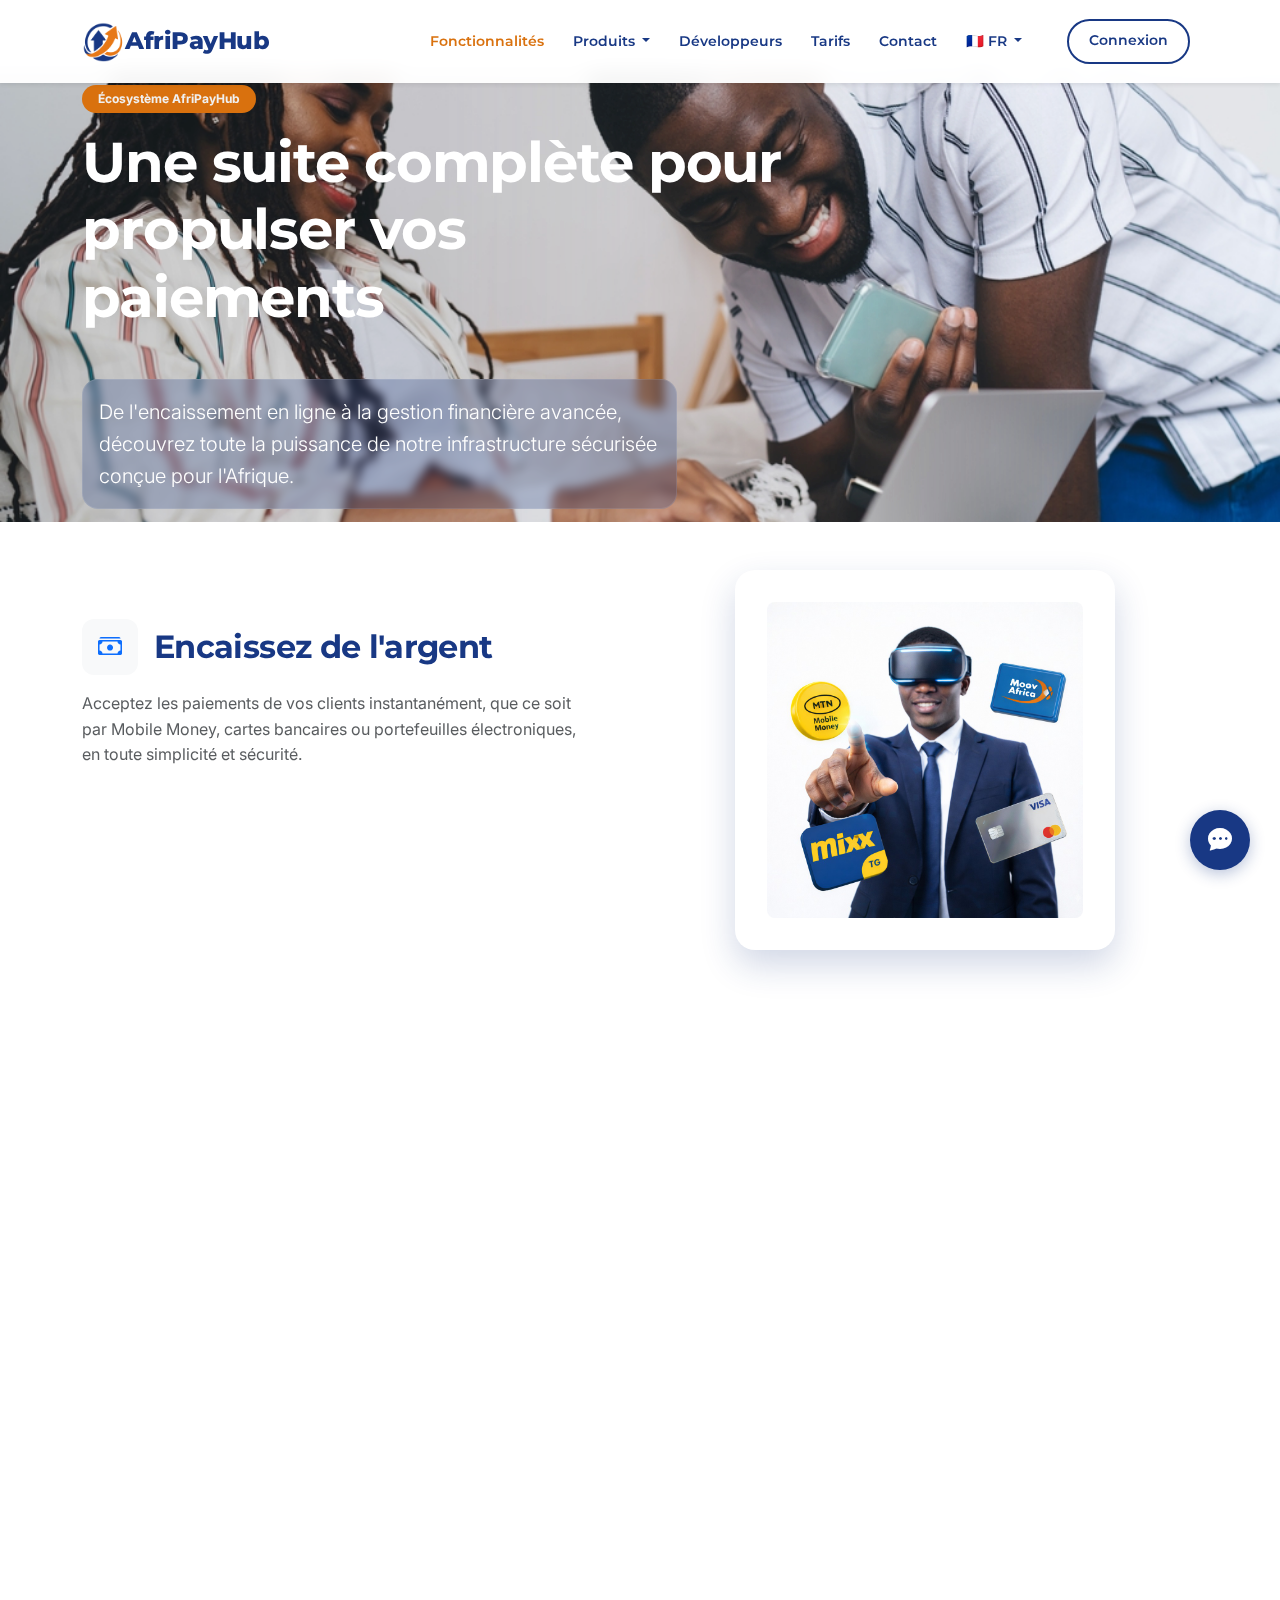
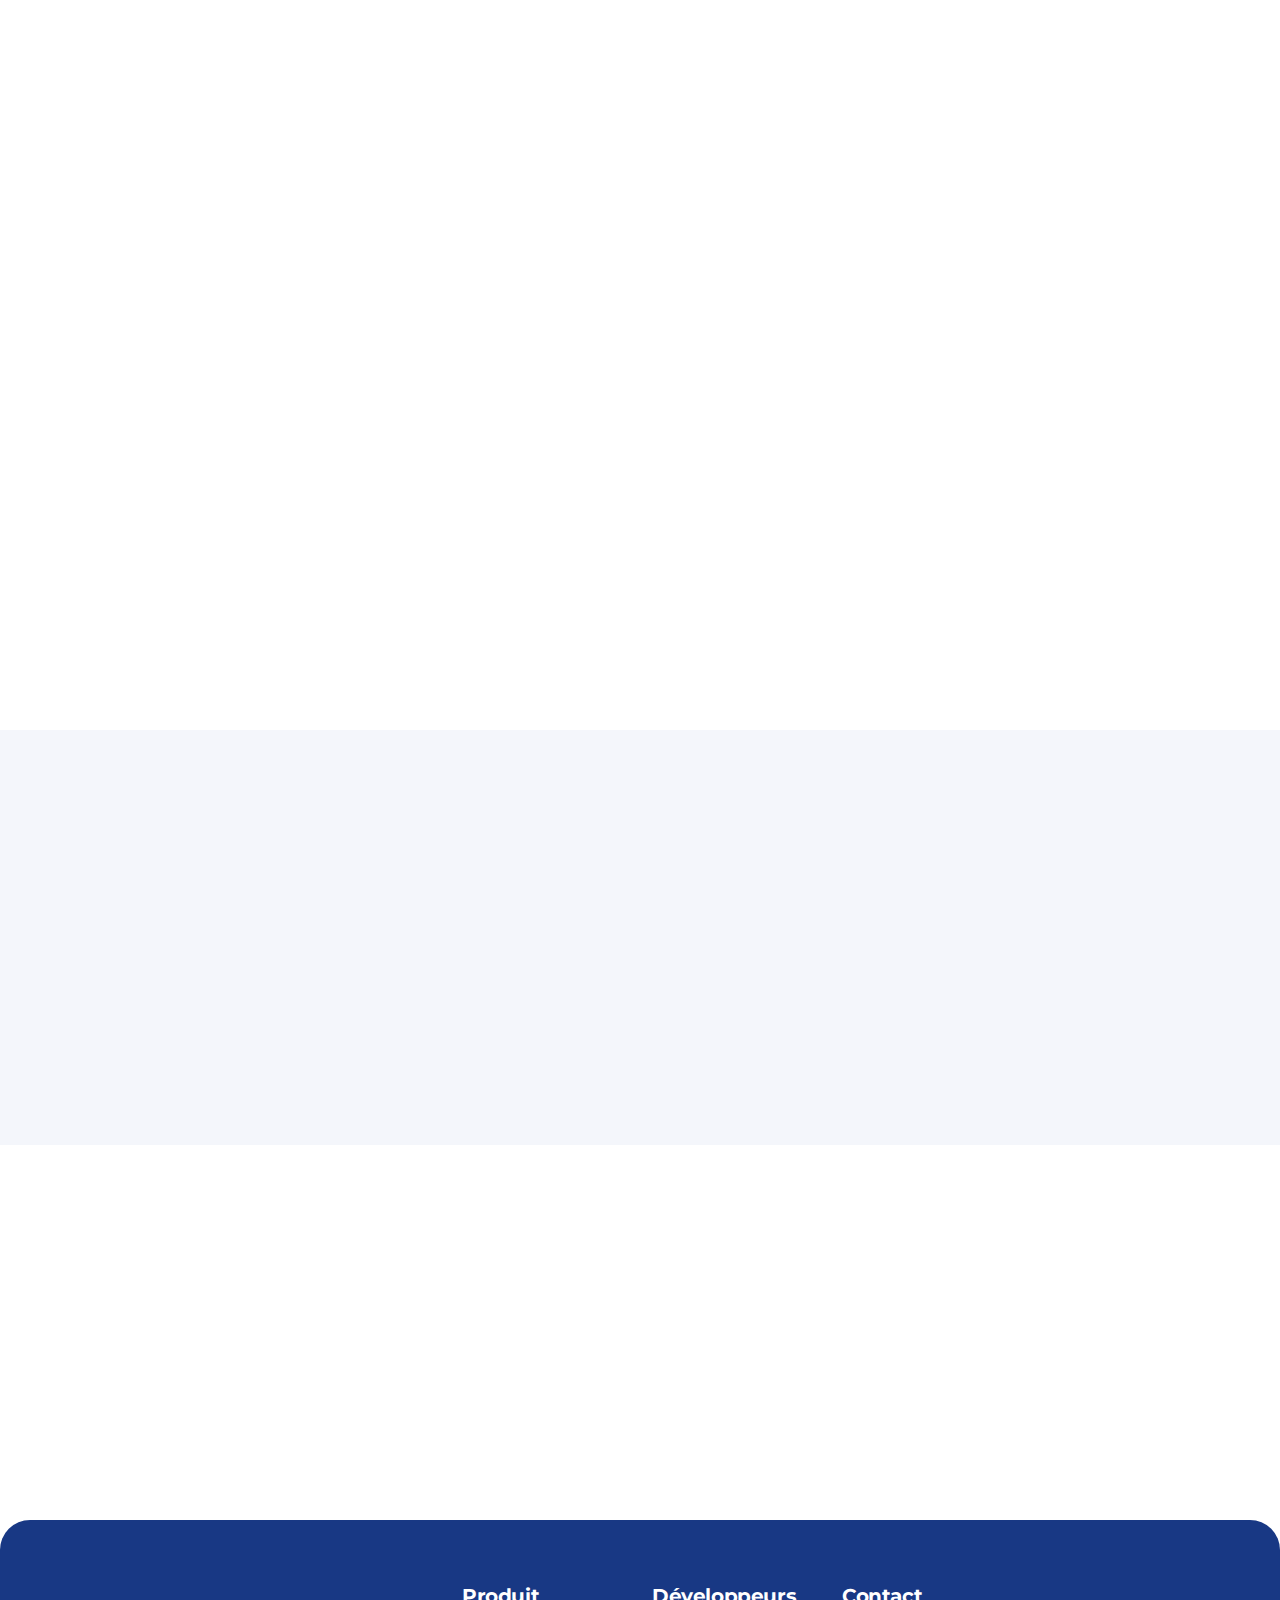
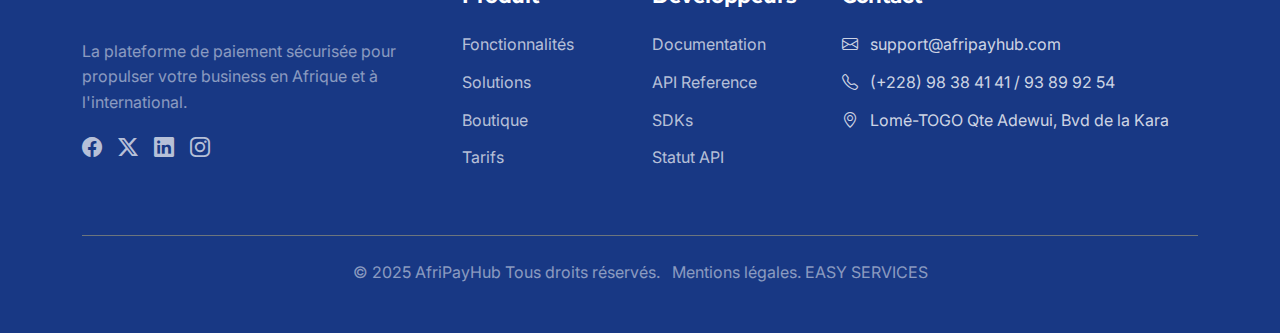
<file: features.html>
﻿<!DOCTYPE html>
<html lang="fr">

<head>
    <meta charset="UTF-8">
    <meta name="viewport" content="width=device-width, initial-scale=1.0">
    <title>Fonctionnalités – AfriPayHub</title>
    <link href="https://cdn.jsdelivr.net/npm/bootstrap@5.3.2/dist/css/bootstrap.min.css" rel="stylesheet">
    <link rel="stylesheet" href="assets/css/style.css">
    <link rel="stylesheet" href="https://cdn.jsdelivr.net/npm/bootstrap-icons@1.11.1/font/bootstrap-icons.css">
    <!-- AOS Animation -->
    <link href="https://unpkg.com/aos@2.3.1/dist/aos.css" rel="stylesheet">
    <style>
        /* Premium Features Header */
        .features-header {
            position: relative;
            background: #0d1e44;
            min-height: 450px;
            display: flex;
            align-items: center;
            overflow: hidden;
            margin-top: 72px;
            /* Navbar height */
        }

        .features-header-bg {
            position: absolute;
            top: 0;
            right: 0;
            width: 100%;
            height: 100%;
            object-fit: cover;
            object-position: center right;
            z-index: 0;
        }

        .features-header-overlay {
            position: absolute;
            top: 0;
            left: 0;
            width: 100%;
            height: 100%;
            /* Pure Dark Glass - Neutral & Premium */
            background: rgba(0, 0, 0, 0.1);
            backdrop-filter: blur(0.75px);
            -webkit-backdrop-filter: blur(0.75px);
            z-index: 1;
            /* Seamless 'Flux' mask restored */
            mask-image: linear-gradient(to right, black 35%, transparent 85%);
            -webkit-mask-image: linear-gradient(to right, black 35%, transparent 85%);
        }

        .features-header-content {
            position: relative;
            z-index: 2;
            max-width: 700px;
            color: white;
        }

        .features-header .badge {
            background-color: #d9710e !important;
            color: #f0f0f0 !important;
            /* Light Gray text */
        }

        @media (max-width: 991px) {
            .features-header-overlay {
                background: rgba(0, 0, 0, 0.7);
                /* Mobile dark fallback */
                mask-image: linear-gradient(to bottom, black 50%, transparent 100%);
                -webkit-mask-image: linear-gradient(to bottom, black 50%, transparent 100%);
            }

            .features-header-content {
                text-align: center;
                margin: 0 auto;
                padding-top: 2rem;
            }
        }
    </style>
</head>

<body>

    <nav class="navbar navbar-expand-lg fixed-top shadow-sm">
        <div class="container">
            <a class="navbar-brand d-flex align-items-center" href="index.html">
                <!-- <i class="bi bi-wallet2 me-2 text-accent"></i>
                AfriPayHub -->
                <div>
                    <img src="assets/img/logo.png" alt="AfriPayHub Logo" style="height: 40px;">
                </div>
                AfriPayHub
            </a>
            <button class="navbar-toggler" type="button" data-bs-toggle="collapse" data-bs-target="#navbarNav">
                <span class="navbar-toggler-icon"></span>
            </button>
            <div class="collapse navbar-collapse" id="navbarNav">
                <ul class="navbar-nav ms-auto align-items-center">
                    <li class="nav-item"><a class="nav-link active" href="features.html">Fonctionnalités</a></li>
                    <li class="nav-item dropdown">
                        <a class="nav-link dropdown-toggle" href="#" role="button" data-bs-toggle="dropdown">
                            Produits
                        </a>
                        <ul class="dropdown-menu shadow border-0">
                            <li><a class="dropdown-item" href="solutions.html"><i class="bi bi-gear me-2"></i>
                                    Solutions</a></li>
                            <li><a class="dropdown-item" href="boutique.html"><i class="bi bi-shop me-2"></i>
                                    Boutique</a></li>
                        </ul>
                    </li>
                    <li class="nav-item"><a class="nav-link" href="developers.html">Développeurs</a></li>
                    <li class="nav-item"><a class="nav-link" href="pricing.html">Tarifs</a></li>
                    <li class="nav-item"><a class="nav-link" href="contact.html">Contact</a></li>
                    <li class="nav-item dropdown me-2">
                        <a class="nav-link dropdown-toggle" href="#" role="button" data-bs-toggle="dropdown">
                            🇫🇷 FR
                        </a>
                        <ul class="dropdown-menu dropdown-menu-end shadow border-0">
                            <li><a class="dropdown-item fw-bold" href="#">🇫🇷 Français</a></li>
                            <li><a class="dropdown-item" href="index_en.html">🇬🇧 English</a></li>
                        </ul>
                    </li>
                    <li class="nav-item ms-lg-3">
                        <a href="https://portail.afripayhub.com/login" target="_blank"
                            class="btn btn-outline-secondary btn-sm me-2">Connexion</a>
                        <!-- <a href="https://portail.afripayhub.com/register" target="_blank"
                            class="btn btn-primary btn-sm">Ouvrir un compte</a> -->
                    </li>
                </ul>
            </div>
        </div>
    </nav>

    <header class="features-header">
        <!-- Background Image -->
        <img src="assets/img/features_header_bg.jpg" alt="AfriPayHub Features" class="features-header-bg">

        <!-- Smooth Glass Overlay -->
        <div class="features-header-overlay"></div>

        <div class="container">
            <div class="features-header-content" data-aos="fade-right">
                <span class="badge mb-3 p-2 px-3 rounded-pill fw-bold">Écosystème
                    AfriPayHub</span>
                <h1 class="fw-bold display-4 mb-4 text-white">Une suite complète pour propulser vos paiements</h1>
                <p class="lead mb-0 text-white p-3 rounded-4 mt-5"
                    style="background: rgba(24, 56, 132, 0.25); backdrop-filter: blur(5px); border: 1px solid rgba(255,255,255,0.1); max-width: 85%;">
                    De l'encaissement en ligne à la gestion financière avancée, découvrez toute la puissance de notre
                    infrastructure sécurisée conçue pour l'Afrique.
                </p>
            </div>
        </div>
    </header>

    <section class="py-5">
        <div class="container">

            <!-- Feature Block 1 -->
            <div class="row align-items-center mb-5" data-aos="fade-up">
                <div class="col-lg-6 order-lg-2" data-aos="fade-up" data-aos-delay="100">
                    <div class="feature-card text-center">
                        <img src="assets/img/encaisse.jpeg" class="img-fluid rounded-3"
                            alt="Moyens de paiement : Moov, MTN, Yas, Cartes"
                            style="width: 100%; height: auto; object-fit: contain;">
                    </div>
                </div>
                <div class="col-lg-6 order-lg-1">
                    <div class="pe-lg-5">
                        <div class="d-flex align-items-center mb-3" data-aos="fade-up" data-aos-delay="200">
                            <div class="feature-icon bg-light text-primary mb-0 me-3">
                                <i class="bi bi-cash-stack"></i>
                            </div>
                            <h2 class="fw-bold mb-0">Encaissez de l'argent</h2>
                        </div>
                        <p class="text-muted mb-4" data-aos="fade-up" data-aos-delay="300">
                            Acceptez les paiements de vos clients instantanément, que ce soit par Mobile Money, cartes
                            bancaires ou portefeuilles électroniques, en toute simplicité et sécurité.
                        </p>
                        <ul class="list-unstyled">
                            <li class="mb-2" data-aos="fade-up" data-aos-delay="400"><i
                                    class="bi bi-check-circle-fill text-accent me-2"></i> Mobile Money
                                (Yas, Moov Africa, Orange, MTN...)</li>
                            <li class="mb-2" data-aos="fade-up" data-aos-delay="500"><i
                                    class="bi bi-check-circle-fill text-accent me-2"></i> Portefeuilles
                                électroniques</li>
                            <li class="mb-2" data-aos="fade-up" data-aos-delay="600"><i
                                    class="bi bi-check-circle-fill text-accent me-2"></i> Cartes Visa &
                                Mastercard</li>

                        </ul>
                    </div>
                </div>
            </div>

            <!-- Feature Block 2 -->
            <div class="row align-items-center mb-5" data-aos="fade-up">
                <div class="col-lg-6" data-aos="fade-up" data-aos-delay="100">
                    <div class="feature-card text-center">
                        <img src="assets/img/envoiemoney.jpeg" class="img-fluid rounded-3" alt="Transfert d'argent"
                            style="width: 100%; height: auto; object-fit: contain;">
                    </div>
                </div>
                <div class="col-lg-6">
                    <div class="ps-lg-5">
                        <div class="d-flex align-items-center mb-3" data-aos="fade-up" data-aos-delay="200">
                            <div class="feature-icon bg-light text-accent mb-0 me-3">
                                <i class="bi bi-send"></i>
                            </div>
                            <h2 class="fw-bold mb-0">Envoi d'argent</h2>
                        </div>
                        <p class="text-muted mb-4" data-aos="fade-up" data-aos-delay="300">
                            Effectuez des transferts de fonds vers vos partenaires, fournisseurs ou clients en toute
                            simplicité. Automatisez vos paiements de masse et gérez vos flux financiers en quelques
                            clics.
                        </p>
                        <ul class="list-unstyled">
                            <li class="mb-2" data-aos="fade-up" data-aos-delay="400"><i
                                    class="bi bi-check-circle-fill text-accent me-2"></i> Transferts rapides
                                et sécurisés</li>
                            <li class="mb-2" data-aos="fade-up" data-aos-delay="500"><i
                                    class="bi bi-check-circle-fill text-accent me-2"></i> Gestion des
                                bénéficiaires</li>
                            <li class="mb-2" data-aos="fade-up" data-aos-delay="600"><i
                                    class="bi bi-check-circle-fill text-accent me-2"></i> Historique et reporting
                                détaillé</li>
                        </ul>
                        <a href="developers.html" class="btn btn-outline-secondary mt-2">Voir la documentation</a>
                    </div>
                </div>
            </div>

            <!-- Feature Block 3 -->
            <div class="row align-items-center mb-5" id="recurring" data-aos="fade-up">
                <div class="col-lg-6 order-lg-2" data-aos="fade-up" data-aos-delay="100">
                    <div class="feature-card text-center">
                        <img src="assets/img/lienpaiement.jpeg" class="img-fluid rounded-3" alt="Lien de paiement"
                            style="width: 100%; height: auto; object-fit: contain;">
                    </div>
                </div>
                <div class="col-lg-6 order-lg-1">
                    <div class="pe-lg-5">
                        <div class="d-flex align-items-center mb-3" data-aos="fade-up" data-aos-delay="200">
                            <div class="feature-icon bg-light text-secondary mb-0 me-3">
                                <i class="bi bi-link-45deg"></i>
                            </div>
                            <h2 class="fw-bold mb-0">Liens de paiement</h2>
                        </div>
                        <p class="text-muted mb-4" data-aos="fade-up" data-aos-delay="300">
                            Générez des liens de paiement personnalisés et partagez-les par email, WhatsApp ou réseaux
                            sociaux. Encaissez vos clients sans avoir besoin de site web.
                        </p>
                        <ul class="list-unstyled">
                            <li class="mb-2" data-aos="fade-up" data-aos-delay="400"><i
                                    class="bi bi-check-circle-fill text-accent me-2"></i> Liens uniques ou
                                multiples</li>
                            <li class="mb-2" data-aos="fade-up" data-aos-delay="500"><i
                                    class="bi bi-check-circle-fill text-accent me-2"></i> Partage instantané
                                (WhatsApp, Mail)</li>
                            <li class="mb-2" data-aos="fade-up" data-aos-delay="600"><i
                                    class="bi bi-check-circle-fill text-accent me-2"></i> Suivi des paiements
                                en temps réel</li>
                        </ul>
                    </div>
                </div>
            </div>

            <!-- Feature Block 4 -->
            <div class="row align-items-center mb-5" data-aos="fade-up">
                <div class="col-lg-6" data-aos="fade-up" data-aos-delay="100">
                    <div class="feature-card text-center bg-primary text-white">
                        <img src="assets/img/api.webp" class="img-fluid rounded-3" alt="API Documentation"
                            style="width: 100%; height: auto; object-fit: contain;">
                    </div>
                </div>
                <div class="col-lg-6">
                    <div class="ps-lg-5">
                        <div class="d-flex align-items-center mb-3" data-aos="fade-up" data-aos-delay="200">
                            <div class="feature-icon bg-light text-accent mb-0 me-3">
                                <i class="bi bi-braces"></i>
                            </div>
                            <h2 class="fw-bold mb-0">API pour développeurs</h2>
                        </div>
                        <p class="text-muted mb-4" data-aos="fade-up" data-aos-delay="300">
                            Intégrez AfriPayHub en quelques lignes de code. Nos SDKs et notre documentation
                            détaillée
                            vous permettent de déployer vos solutions de paiement rapidement.
                        </p>
                        <ul class="list-unstyled">
                            <li class="mb-2" data-aos="fade-up" data-aos-delay="400"><i
                                    class="bi bi-check-circle-fill text-accent me-2"></i> API RESTful
                                moderne</li>
                            <li class="mb-2" data-aos="fade-up" data-aos-delay="500"><i
                                    class="bi bi-check-circle-fill text-accent me-2"></i> Webhooks en temps
                                réel</li>
                            <li class="mb-2" data-aos="fade-up" data-aos-delay="600"><i
                                    class="bi bi-check-circle-fill text-accent me-2"></i> Environnement
                                Sandbox gratuit et illimité</li>
                        </ul>
                        <a href="developers.html" class="btn btn-outline-secondary mt-2">Voir la documentation</a>
                    </div>
                </div>
            </div>


        </div>
    </section>

    <!-- FAQ Section -->
    <section class="py-5 bg-light-soft">
        <div class="container" data-aos="fade-up">
            <div class="text-center mb-5">
                <h3 class="fw-bold">Questions Fréquentes</h3>
                <p class="text-muted">Tout ce que vous devez savoir pour démarrer</p>
            </div>
            <div class="row justify-content-center">
                <div class="col-lg-8">
                    <div class="accordion" id="accordionFAQ">
                        <div class="accordion-item border-0 shadow-sm mb-3 rounded-3 overflow-hidden">
                            <h2 class="accordion-header">
                                <button class="accordion-button fw-bold collapsed" type="button"
                                    data-bs-toggle="collapse" data-bs-target="#collapseOne">
                                    Combien de temps faut-il pour intégrer l'API ?
                                </button>
                            </h2>
                            <div id="collapseOne" class="accordion-collapse collapse" data-bs-parent="#accordionFAQ">
                                <div class="accordion-body text-muted">
                                    Grâce à notre documentation exhaustive et nos SDKs prêts à l'emploi, la plupart des
                                    développeurs
                                    déploient un système de paiement fonctionnel en moins de 30 minutes.
                                </div>
                            </div>
                        </div>
                        <div class="accordion-item border-0 shadow-sm mb-3 rounded-3 overflow-hidden">
                            <h2 class="accordion-header">
                                <button class="accordion-button fw-bold collapsed" type="button"
                                    data-bs-toggle="collapse" data-bs-target="#collapseTwo">
                                    Quels sont les frais de transaction ?
                                </button>
                            </h2>
                            <div id="collapseTwo" class="accordion-collapse collapse" data-bs-parent="#accordionFAQ">
                                <div class="accordion-body text-muted">
                                    Nos frais sont transparents et s'adaptent à votre volume d'activité. Consultez notre
                                    page <a href="pricing.html">Tarifs</a> pour plus de détails.
                                </div>
                            </div>
                        </div>
                        <div class="accordion-item border-0 shadow-sm mb-3 rounded-3 overflow-hidden">
                            <h2 class="accordion-header">
                                <button class="accordion-button fw-bold collapsed" type="button"
                                    data-bs-toggle="collapse" data-bs-target="#collapseThree">
                                    Est-ce sécurisé ?
                                </button>
                            </h2>
                            <div id="collapseThree" class="accordion-collapse collapse" data-bs-parent="#accordionFAQ">
                                <div class="accordion-body text-muted">
                                    Absolument. Nous sommes certifiés PCI-DSS Niveau 1, le standard de sécurité le plus
                                    élevé de l'industrie financière mondiale.
                                </div>
                            </div>
                        </div>
                    </div>
                </div>
            </div>
        </div>
    </section>

    <!-- Call to Action -->
    <section class="container" data-aos="fade-up">
        <div class="cta-section">
            <h2 class="fw-bold mb-3 text-white">Prêt à transformer vos paiements ?</h2>
            <p class="lead mb-4 opacity-75">Rejoignez la plateforme de paiement la plus fiable d'Afrique.</p>
            <a href="https://portail.afripayhub.com/register" target="_blank" class="btn btn-accent btn-lg">Créer un
                compte
                gratuitement</a>
        </div>
    </section>

    <!-- Footer -->
    <footer class="mt-auto">
        <div class="container">
            <div class="row g-4">
                <div class="col-lg-4">
                    <a class="navbar-brand text-white fw-bold fs-4 d-block mb-3" href="#">AfriPayHub</a>
                    <p class="text-white-50">
                        La plateforme de paiement sécurisée pour propulser votre business en Afrique et à
                        l'international.
                    </p>
                    <div class="d-flex gap-3 social-links">
                        <a href="#"><i class="bi bi-facebook fs-5"></i></a>
                        <a href="#"><i class="bi bi-twitter-x fs-5"></i></a>
                        <a href="#"><i class="bi bi-linkedin fs-5"></i></a>
                        <a href="#"><i class="bi bi-instagram fs-5"></i></a>
                    </div>
                </div>
                <div class="col-lg-2 col-6">
                    <h5>Produit</h5>
                    <ul class="list-unstyled">
                        <li><a href="features.html">Fonctionnalités</a></li>
                        <li><a href="solutions.html">Solutions</a></li>
                        <li><a href="boutique.html">Boutique</a></li>
                        <li><a href="pricing.html">Tarifs</a></li>
                    </ul>
                </div>
                <div class="col-lg-2 col-6">
                    <h5>Développeurs</h5>
                    <ul class="list-unstyled">
                        <li><a href="developers.html">Documentation</a></li>
                        <li><a href="#">API Reference</a></li>
                        <li><a href="#">SDKs</a></li>
                        <li><a href="#">Statut API</a></li>
                    </ul>
                </div>
                <div class="col-lg-4">
                    <h5>Contact</h5>
                    <ul class="list-unstyled">
                        <li><i class="bi bi-envelope me-2"></i> support@afripayhub.com</li>
                        <li><i class="bi bi-telephone me-2"></i> (+228) 98 38 41 41 / 93 89 92 54 </li>
                        <li><i class="bi bi-geo-alt me-2"></i> Lomé-TOGO
                            Qte Adewui, Bvd de la Kara</li>
                    </ul>
                </div>
            </div>
            <div class="border-top border-secondary mt-5 pt-4 text-center text-white-50">
                <p>&copy; 2025 AfriPayHub Tous droits réservés. <a href="https://easyservices.tg" target="_blank"
                        class="text-white-50 ms-2">Mentions légales. EASY SERVICES</a></p>
            </div>
        </div>
    </footer>

    <script src="https://cdn.jsdelivr.net/npm/bootstrap@5.3.2/dist/js/bootstrap.bundle.min.js"></script>
    <script src="https://unpkg.com/aos@2.3.1/dist/aos.js"></script>
    <script>
        AOS.init({
            duration: 800,
            once: true
        });
    </script>
    <script src="assets/js/chat.js"></script>
</body>

</html>
</file>
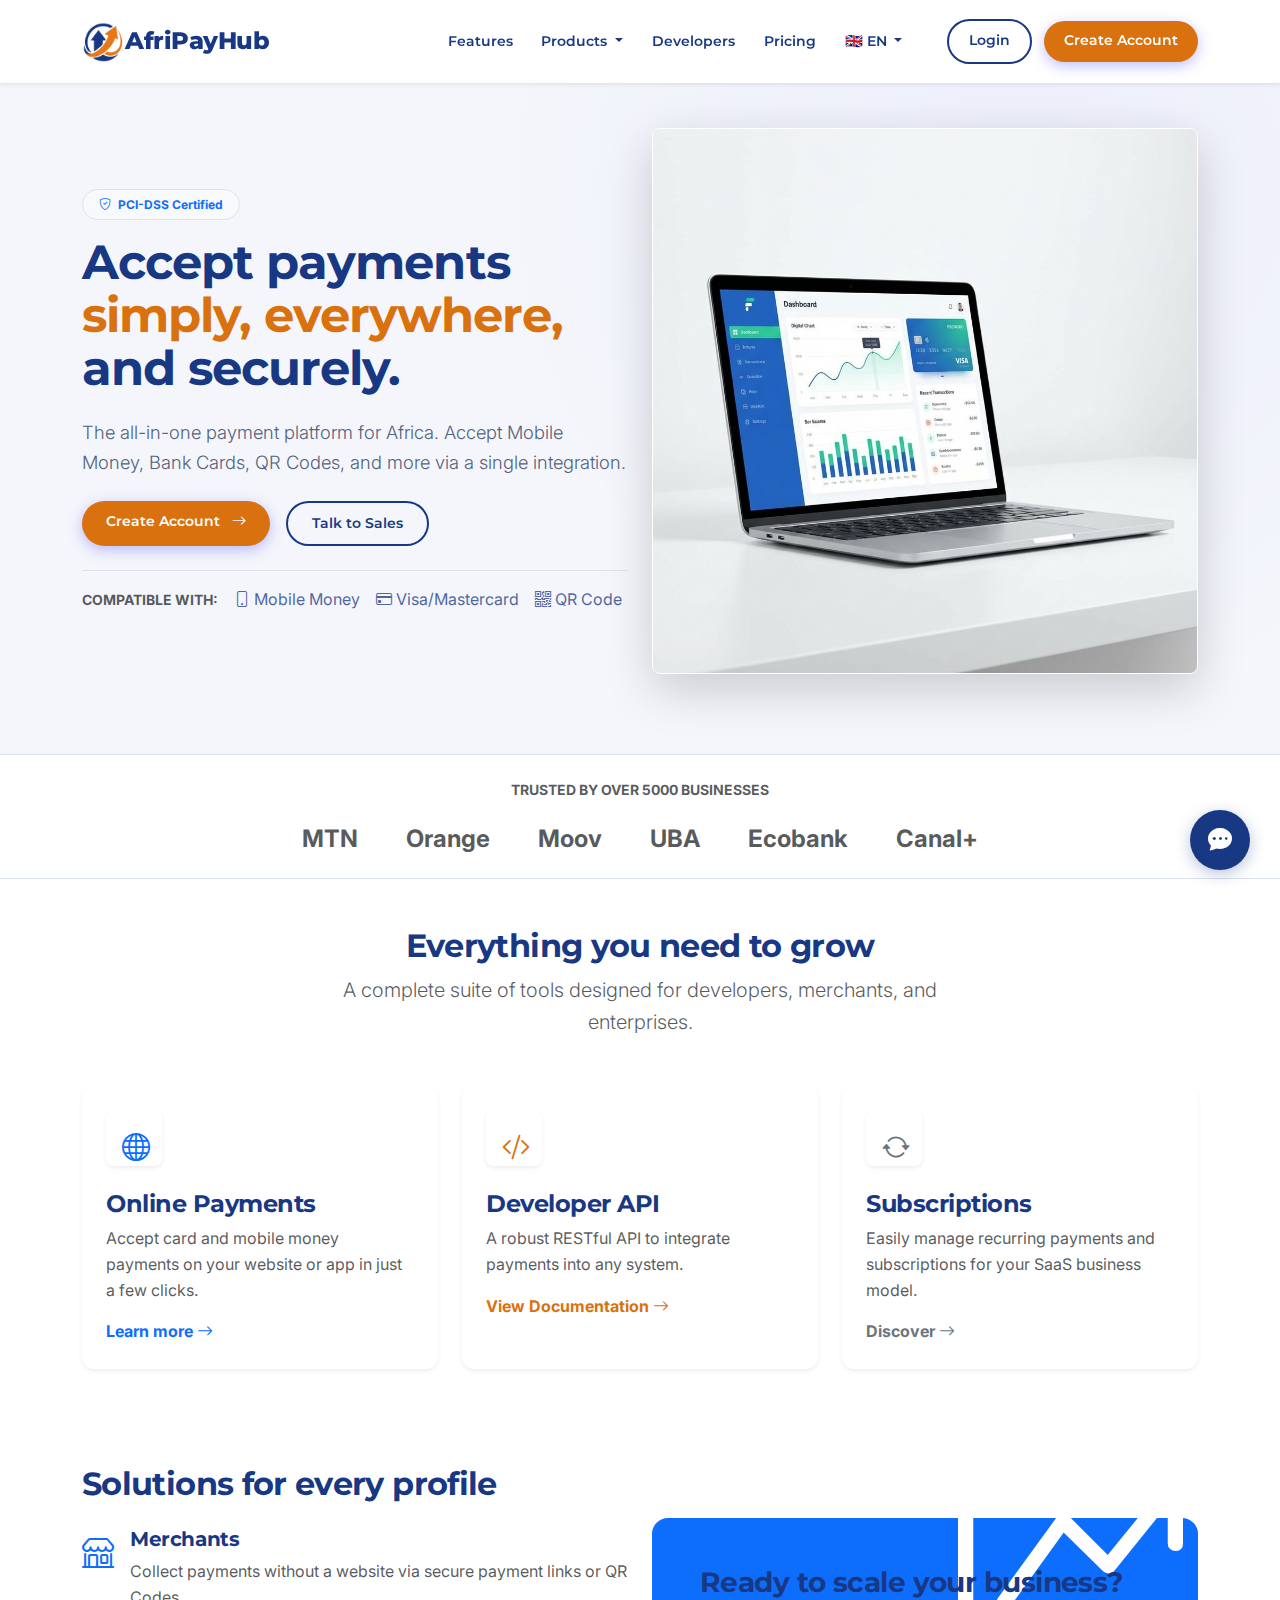
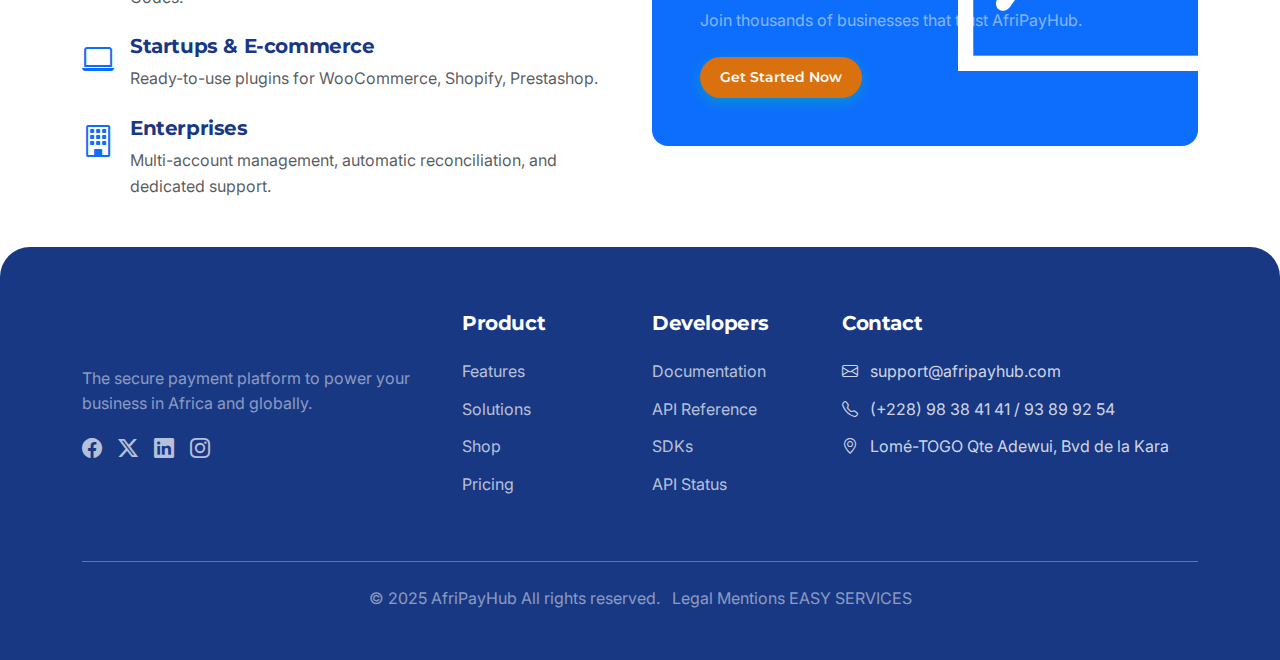
<file: index_en.html>
﻿<!DOCTYPE html>
<html lang="en">

<head>
    <meta charset="UTF-8">
    <meta name="viewport" content="width=device-width, initial-scale=1.0">
    <title>AfriPayHub – The #1 Payment Solution in Africa</title>
    <meta name="description"
        content="Omnichannel payment solution for Africa: Mobile Money, Credit Cards, API, and more. Secure and reliable.">
    <!-- Bootstrap 5 -->
    <link href="https://cdn.jsdelivr.net/npm/bootstrap@5.3.2/dist/css/bootstrap.min.css" rel="stylesheet">
    <!-- Custom CSS -->
    <link rel="stylesheet" href="assets/css/style.css">
    <!-- Icons -->
    <link rel="stylesheet" href="https://cdn.jsdelivr.net/npm/bootstrap-icons@1.11.1/font/bootstrap-icons.css">
</head>

<body>

    <!-- Navbar -->
    <nav class="navbar navbar-expand-lg fixed-top shadow-sm">
        <div class="container">
            <a class="navbar-brand d-flex align-items-center" href="index_en.html">
                <div>
                    <img src="assets/img/logo.png" alt="AfriPayHub Logo" style="height: 40px;">
                </div>
                AfriPayHub
            </a>
            <button class="navbar-toggler" type="button" data-bs-toggle="collapse" data-bs-target="#navbarNav">
                <span class="navbar-toggler-icon"></span>
            </button>
            <div class="collapse navbar-collapse" id="navbarNav">
                <ul class="navbar-nav ms-auto align-items-center">
                    <li class="nav-item"><a class="nav-link" href="features.html">Features</a></li>
                    <li class="nav-item dropdown">
                        <a class="nav-link dropdown-toggle" href="#" role="button" data-bs-toggle="dropdown">
                            Products
                        </a>
                        <ul class="dropdown-menu shadow border-0">
                            <li><a class="dropdown-item" href="solutions.html"><i class="bi bi-gear me-2"></i>
                                    Solutions</a></li>
                            <li><a class="dropdown-item" href="boutique.html"><i class="bi bi-shop me-2"></i>
                                    Shop</a></li>
                        </ul>
                    </li>
                    <li class="nav-item"><a class="nav-link" href="developers.html">Developers</a></li>
                    <li class="nav-item"><a class="nav-link" href="pricing.html">Pricing</a></li>
                    <li class="nav-item dropdown me-2">
                        <a class="nav-link dropdown-toggle" href="#" role="button" data-bs-toggle="dropdown">
                            🇬🇧 EN
                        </a>
                        <ul class="dropdown-menu dropdown-menu-end shadow border-0">
                            <li><a class="dropdown-item" href="index.html">🇫🇷 Français</a></li>
                            <li><a class="dropdown-item fw-bold" href="#">🇬🇧 English</a></li>
                        </ul>
                    </li>
                    <li class="nav-item ms-lg-3">
                        <a href="login.html" class="btn btn-outline-secondary btn-sm me-2">Login</a>
                        <a href="register.html" class="btn btn-primary btn-sm">Create Account</a>
                    </li>
                </ul>
            </div>
        </div>
    </nav>

    <!-- Hero Section -->
    <section class="hero d-flex align-items-center">
        <div class="container">
            <div class="row align-items-center">
                <div class="col-lg-6 mb-5 mb-lg-0">
                    <span class="badge bg-light text-primary border mb-3 px-3 py-2 rounded-pill">
                        <i class="bi bi-shield-check me-1"></i> PCI-DSS Certified
                    </span>
                    <h1 class="fw-bold display-4 mb-4">Accept payments <br><span class="text-accent">simply,
                            everywhere,</span> and securely.</h1>
                    <p class="lead mb-4">
                        The all-in-one payment platform for Africa. Accept Mobile Money, Bank Cards, QR Codes, and more
                        via a single integration.
                    </p>
                    <div class="d-flex gap-3">
                        <a href="register.html" class="btn btn-primary btn-lg px-4">Create Account <i
                                class="bi bi-arrow-right ms-2"></i></a>
                        <a href="contact.html" class="btn btn-outline-secondary btn-lg px-4">Talk to Sales</a>
                    </div>
                    <div class="mt-4 pt-3 border-top d-flex align-items-center flex-wrap gap-3">
                        <small class="text-muted text-uppercase fw-bold fs-7 mb-0">Compatible with:</small>
                        <div class="d-flex flex-wrap gap-3 opacity-75">
                            <span class="text-nowrap"><i class="bi bi-phone"></i> Mobile Money</span>
                            <span class="text-nowrap"><i class="bi bi-credit-card"></i> Visa/Mastercard</span>
                            <span class="text-nowrap"><i class="bi bi-qr-code"></i> QR Code</span>
                        </div>
                    </div>
                </div>
                <div class="col-lg-6 text-center">
                    <div class="position-relative">
                        <img src="assets/img/hero_dashboard.png" alt="AfriPayHub Dashboard"
                            class="img-fluid rounded-3 shadow-lg border border-white" style="background: white;">
                    </div>
                </div>
            </div>
        </div>
    </section>

    <!-- Partners Section -->
    <section class="partners py-4">
        <div class="container">
            <p class="text-center text-muted mb-4 small fw-bold text-uppercase">Trusted by over 5000 businesses</p>
            <div class="d-flex flex-wrap justify-content-center align-items-center gap-5 grayscale-logos">
                <span class="h4 text-muted mb-0 fw-bold">MTN</span>
                <span class="h4 text-muted mb-0 fw-bold">Orange</span>
                <span class="h4 text-muted mb-0 fw-bold">Moov</span>
                <span class="h4 text-muted mb-0 fw-bold">UBA</span>
                <span class="h4 text-muted mb-0 fw-bold">Ecobank</span>
                <span class="h4 text-muted mb-0 fw-bold">Canal+</span>
            </div>
        </div>
    </section>

    <!-- Features Overview -->
    <section class="py-6 bg-white section-features">
        <div class="container py-5">
            <div class="text-center mb-5">
                <h2 class="fw-bold">Everything you need to grow</h2>
                <p class="text-muted lead mx-auto" style="max-width: 700px;">
                    A complete suite of tools designed for developers, merchants, and enterprises.
                </p>
            </div>

            <div class="row g-4">
                <!-- Feature 1 -->
                <div class="col-md-4">
                    <div class="card h-100 p-4 border-0 shadow-sm bg-light-soft">
                        <div class="feature-icon bg-white shadow-sm text-primary mb-4 rounded-3 p-3 d-inline-block">
                            <i class="bi bi-globe fs-3"></i>
                        </div>
                        <h4>Online Payments</h4>
                        <p class="text-muted">Accept card and mobile money payments on your website or app in just a few
                            clicks.</p>
                        <a href="features.html" class="fw-bold text-decoration-none">Learn more <i
                                class="bi bi-arrow-right"></i></a>
                    </div>
                </div>
                <!-- Feature 2 -->
                <div class="col-md-4">
                    <div class="card h-100 p-4 border-0 shadow-sm bg-light-soft">
                        <div class="feature-icon bg-white shadow-sm text-accent mb-4 rounded-3 p-3 d-inline-block">
                            <i class="bi bi-code-slash fs-3"></i>
                        </div>
                        <h4>Developer API</h4>
                        <p class="text-muted">A robust RESTful API to integrate payments into any system.</p>
                        <a href="developers.html" class="fw-bold text-decoration-none text-accent">View Documentation <i
                                class="bi bi-arrow-right"></i></a>
                    </div>
                </div>
                <!-- Feature 3 -->
                <div class="col-md-4">
                    <div class="card h-100 p-4 border-0 shadow-sm bg-light-soft">
                        <div class="feature-icon bg-white shadow-sm text-secondary mb-4 rounded-3 p-3 d-inline-block">
                            <i class="bi bi-arrow-repeat fs-3"></i>
                        </div>
                        <h4>Subscriptions</h4>
                        <p class="text-muted">Easily manage recurring payments and subscriptions for your SaaS business
                            model.</p>
                        <a href="features.html#recurring" class="fw-bold text-decoration-none text-secondary">Discover
                            <i class="bi bi-arrow-right"></i></a>
                    </div>
                </div>
            </div>
        </div>
    </section>

    <!-- Solutions Section -->
    <section class="py-5">
        <div class="container">
            <div class="row align-items-center">
                <div class="col-lg-6">
                    <h2 class="fw-bold mb-4">Solutions for every profile</h2>
                    <div class="d-flex flex-column gap-4">
                        <div class="d-flex">
                            <div class="me-3 text-primary"><i class="bi bi-shop fs-2"></i></div>
                            <div>
                                <h5>Merchants</h5>
                                <p class="text-muted mb-0">Collect payments without a website via secure payment links
                                    or QR Codes.</p>
                            </div>
                        </div>
                        <div class="d-flex">
                            <div class="me-3 text-primary"><i class="bi bi-laptop fs-2"></i></div>
                            <div>
                                <h5>Startups & E-commerce</h5>
                                <p class="text-muted mb-0">Ready-to-use plugins for WooCommerce, Shopify, Prestashop.
                                </p>
                            </div>
                        </div>
                        <div class="d-flex">
                            <div class="me-3 text-primary"><i class="bi bi-building fs-2"></i></div>
                            <div>
                                <h5>Enterprises</h5>
                                <p class="text-muted mb-0">Multi-account management, automatic reconciliation, and
                                    dedicated support.</p>
                            </div>
                        </div>
                    </div>
                </div>
                <div class="col-lg-6 mt-5 mt-lg-0">
                    <div class="bg-primary text-white p-5 rounded-4 position-relative overflow-hidden">
                        <div class="position-relative z-1">
                            <h3>Ready to scale your business?</h3>
                            <p class="mb-4 text-white-50">Join thousands of businesses that trust AfriPayHub.</p>
                            <a href="register.html" class="btn btn-accent btn-lg">Get Started Now</a>
                        </div>
                        <i class="bi bi-graph-up-arrow position-absolute bottom-0 end-0 mb-n4 me-n4 text-white opacity-10"
                            style="font-size: 15rem;"></i>
                    </div>
                </div>
            </div>
        </div>
    </section>

    <!-- Footer -->
    <footer class="mt-auto">
        <div class="container">
            <div class="row g-4">
                <div class="col-lg-4">
                    <a class="navbar-brand text-white fw-bold fs-4 d-block mb-3" href="#">AfriPayHub</a>
                    <p class="text-white-50">
                        The secure payment platform to power your business in Africa and globally.
                    </p>
                    <div class="d-flex gap-3 social-links">
                        <a href="#"><i class="bi bi-facebook fs-5"></i></a>
                        <a href="#"><i class="bi bi-twitter-x fs-5"></i></a>
                        <a href="#"><i class="bi bi-linkedin fs-5"></i></a>
                        <a href="#"><i class="bi bi-instagram fs-5"></i></a>
                    </div>
                </div>
                <!-- Links here can remain same or translated, kept simple for now -->
                <div class="col-lg-2 col-6">
                    <h5>Product</h5>
                    <ul class="list-unstyled">
                        <li><a href="features.html">Features</a></li>
                        <li><a href="solutions.html">Solutions</a></li>
                        <li><a href="boutique.html">Shop</a></li>
                        <li><a href="pricing.html">Pricing</a></li>
                    </ul>
                </div>
                <div class="col-lg-2 col-6">
                    <h5>Developers</h5>
                    <ul class="list-unstyled">
                        <li><a href="developers.html">Documentation</a></li>
                        <li><a href="#">API Reference</a></li>
                        <li><a href="#">SDKs</a></li>
                        <li><a href="#">API Status</a></li>
                    </ul>
                </div>
                <div class="col-lg-4">
                    <h5>Contact</h5>
                    <ul class="list-unstyled">
                        <li><i class="bi bi-envelope me-2"></i> support@afripayhub.com</li>
                        <li><i class="bi bi-telephone me-2"></i> (+228) 98 38 41 41 / 93 89 92 54 </li>
                        <li><i class="bi bi-geo-alt me-2"></i> Lomé-TOGO
                            Qte Adewui, Bvd de la Kara</li>
                    </ul>
                </div>
            </div>
            <div class="border-top border-secondary mt-5 pt-4 text-center text-white-50">
                <p>&copy; 2025 AfriPayHub All rights reserved. <a href="https://easyservices.tg" target="_blank"
                        class="text-white-50 ms-2">Legal Mentions</a> EASY SERVICES</p>
            </div>
        </div>
    </footer>

    <!-- Bootstrap JS -->
    <script src="https://cdn.jsdelivr.net/npm/bootstrap@5.3.2/dist/js/bootstrap.bundle.min.js"></script>
    <script src="assets/js/chat.js"></script>
</body>

</html>
</file>
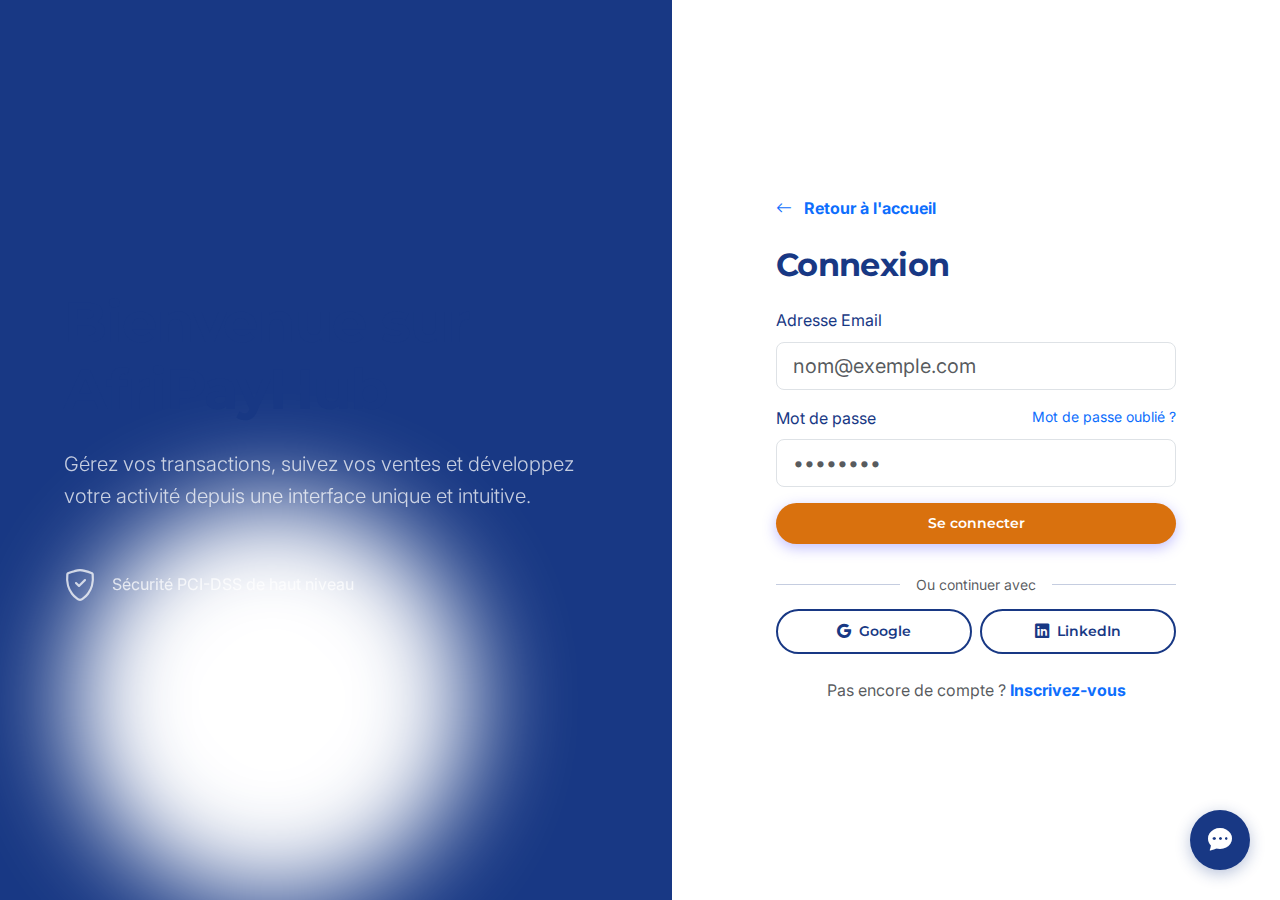
<file: login.html>
﻿<!DOCTYPE html>
<html lang="fr">

<head>
    <meta charset="UTF-8">
    <meta name="viewport" content="width=device-width, initial-scale=1.0">
    <title>Connexion – AfriPayHub</title>
    <link href="https://cdn.jsdelivr.net/npm/bootstrap@5.3.2/dist/css/bootstrap.min.css" rel="stylesheet">
    <link rel="stylesheet" href="assets/css/style.css">
    <link rel="stylesheet" href="https://cdn.jsdelivr.net/npm/bootstrap-icons@1.11.1/font/bootstrap-icons.css">
    <style>
        .split-screen {
            min-height: 100vh;
            display: flex;
        }

        .left-pane {
            flex: 1;
            background: var(--color-primary);
            color: white;
            display: flex;
            flex-direction: column;
            justify-content: center;
            padding: 4rem;
            position: relative;
            overflow: hidden;
        }

        .right-pane {
            flex: 1;
            display: flex;
            align-items: center;
            justify-content: center;
            padding: 2rem;
            background: white;
        }

        .auth-form {
            width: 100%;
            max-width: 400px;
        }

        @media (max-width: 992px) {
            .left-pane {
                display: none;
            }
        }
    </style>
</head>

<body>

    <div class="split-screen">
        <!-- Left Pane -->
        <div class="left-pane">
            <div class="position-relative z-1">
                <h1 class="display-4 fw-bold mb-4">Bienvenue sur AfriPayHub</h1>
                <p class="lead opacity-75 mb-5">
                    Gérez vos transactions, suivez vos ventes et développez votre activité depuis une interface unique
                    et intuitive.
                </p>
                <div class="d-flex align-items-center gap-3 opacity-75">
                    <i class="bi bi-shield-check fs-2"></i>
                    <span>Sécurité PCI-DSS de haut niveau</span>
                </div>
            </div>
            <!-- Decorative circle -->
            <div class="position-absolute bottom-0 end-0 translate-middle-x mb-n5 opacity-10"
                style="width: 400px; height: 400px; background: white; border-radius: 50%; filter: blur(50px);"></div>
        </div>

        <!-- Right Pane -->
        <div class="right-pane">
            <div class="auth-form">
                <a href="index.html" class="nb-4 d-inline-block text-decoration-none text-primary fw-bold mb-4">
                    <i class="bi bi-arrow-left me-2"></i> Retour à l'accueil
                </a>
                <h2 class="fw-bold mb-4">Connexion</h2>

                <form>
                    <div class="mb-3">
                        <label class="form-label">Adresse Email</label>
                        <input type="email" class="form-control form-control-lg" placeholder="nom@exemple.com">
                    </div>
                    <div class="mb-3">
                        <div class="d-flex justify-content-between">
                            <label class="form-label">Mot de passe</label>
                            <a href="#" class="text-decoration-none small">Mot de passe oublié ?</a>
                        </div>
                        <input type="password" class="form-control form-control-lg" placeholder="••••••••">
                    </div>

                    <button type="submit" class="btn btn-primary w-100 btn-lg mb-4">Se connecter</button>

                    <div class="position-relative text-center mb-4">
                        <hr>
                        <span
                            class="position-absolute top-50 start-50 translate-middle bg-white px-3 text-muted small">Ou
                            continuer avec</span>
                    </div>

                    <div class="d-grid gap-2 d-md-flex">
                        <button class="btn btn-outline-secondary w-100"><i class="bi bi-google me-2"></i>Google</button>
                        <button class="btn btn-outline-secondary w-100"><i
                                class="bi bi-linkedin me-2"></i>LinkedIn</button>
                    </div>

                    <p class="text-center mt-4 mb-0 text-muted">
                        Pas encore de compte ? <a href="register.html"
                            class="fw-bold text-primary text-decoration-none">Inscrivez-vous</a>
                    </p>
                </form>
            </div>
        </div>
    </div>

    <script src="https://cdn.jsdelivr.net/npm/bootstrap@5.3.2/dist/js/bootstrap.bundle.min.js"></script>
    <script src="assets/js/chat.js"></script>
</body>

</html>
</file>
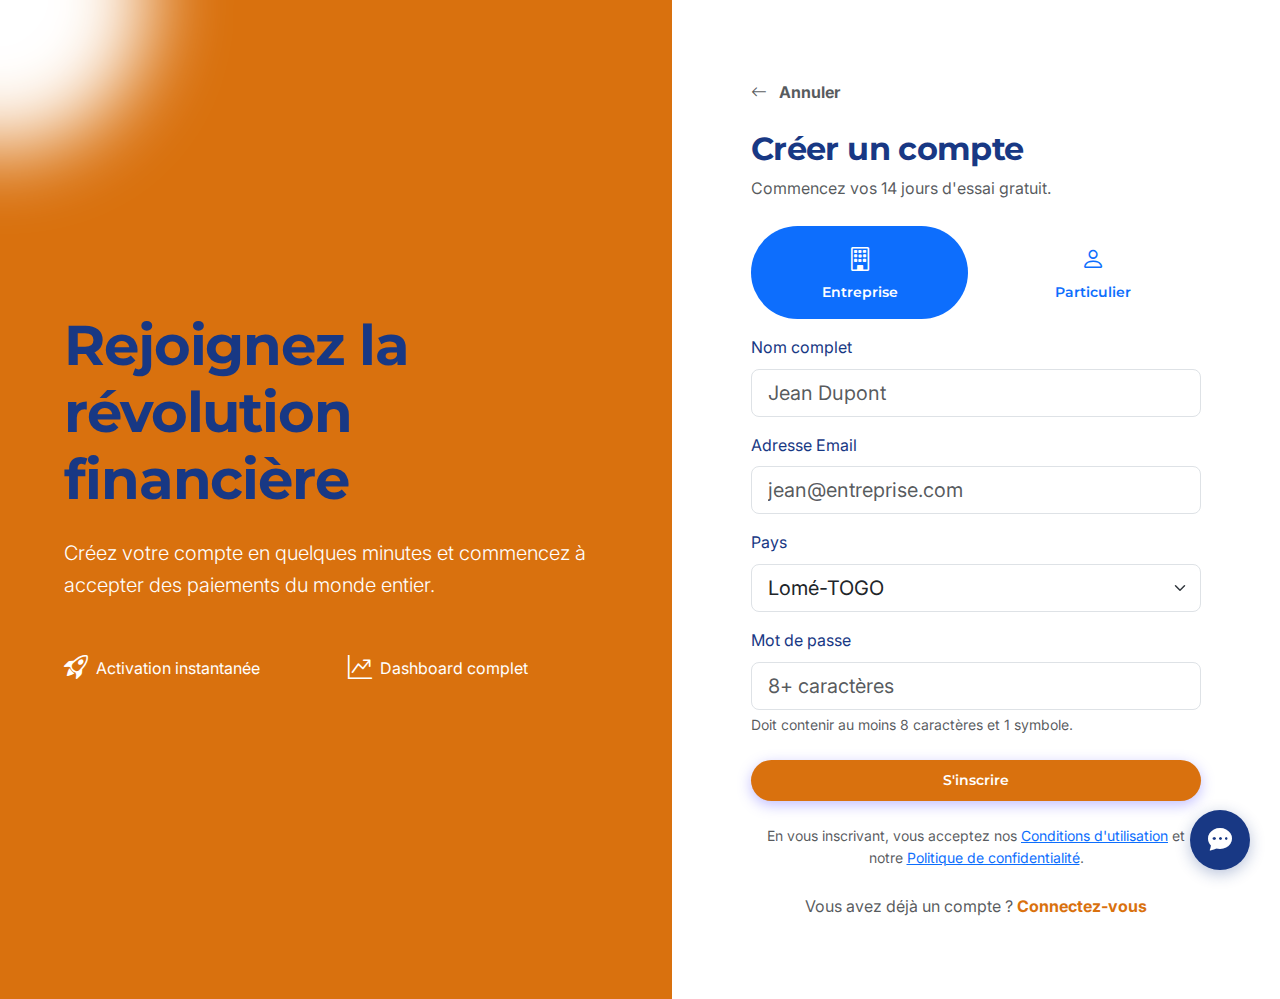
<file: register.html>
﻿<!DOCTYPE html>
<html lang="fr">

<head>
    <meta charset="UTF-8">
    <meta name="viewport" content="width=device-width, initial-scale=1.0">
    <title>Inscription – AfriPayHub</title>
    <link href="https://cdn.jsdelivr.net/npm/bootstrap@5.3.2/dist/css/bootstrap.min.css" rel="stylesheet">
    <link rel="stylesheet" href="assets/css/style.css">
    <link rel="stylesheet" href="https://cdn.jsdelivr.net/npm/bootstrap-icons@1.11.1/font/bootstrap-icons.css">
    <style>
        .split-screen {
            min-height: 100vh;
            display: flex;
        }

        .left-pane {
            flex: 1;
            background: var(--color-accent);
            color: #fff;
            display: flex;
            flex-direction: column;
            justify-content: center;
            padding: 4rem;
            position: relative;
            overflow: hidden;
        }

        .right-pane {
            flex: 1;
            display: flex;
            align-items: center;
            justify-content: center;
            padding: 2rem;
            background: white;
            overflow-y: auto;
        }

        .auth-form {
            width: 100%;
            max-width: 450px;
        }

        @media (max-width: 992px) {
            .left-pane {
                display: none;
            }
        }
    </style>
</head>

<body>

    <div class="split-screen">
        <!-- Left Pane -->
        <div class="left-pane">
            <div class="position-relative z-1">
                <h1 class="display-4 fw-bold mb-4">Rejoignez la révolution financière</h1>
                <p class="lead opacity-90 mb-5">
                    Créez votre compte en quelques minutes et commencez à accepter des paiements du monde entier.
                </p>
                <div class="row g-4 opacity-90">
                    <div class="col-6">
                        <div class="d-flex align-items-center gap-2">
                            <i class="bi bi-rocket-takeoff fs-4"></i> Activation instantanée
                        </div>
                    </div>
                    <div class="col-6">
                        <div class="d-flex align-items-center gap-2">
                            <i class="bi bi-graph-up-arrow fs-4"></i> Dashboard complet
                        </div>
                    </div>
                </div>
            </div>
            <!-- Decorative circle -->
            <div class="position-absolute top-0 start-0 translate-middle mt-n5 opacity-10"
                style="width: 300px; height: 300px; background: white; border-radius: 50%; filter: blur(40px);"></div>
        </div>

        <!-- Right Pane -->
        <div class="right-pane">
            <div class="auth-form py-5">
                <a href="index.html" class="nb-4 d-inline-block text-decoration-none text-muted fw-bold mb-4">
                    <i class="bi bi-arrow-left me-2"></i> Annuler
                </a>
                <h2 class="fw-bold mb-2">Créer un compte</h2>
                <p class="text-muted mb-4">Commencez vos 14 jours d'essai gratuit.</p>

                <form>
                    <div class="row g-3 mb-3">
                        <div class="col-6">
                            <input type="radio" class="btn-check" name="accountType" id="business" autocomplete="off"
                                checked>
                            <label class="btn btn-outline-primary w-100 py-3" for="business">
                                <i class="bi bi-building d-block fs-4 mb-1"></i> Entreprise
                            </label>
                        </div>
                        <div class="col-6">
                            <input type="radio" class="btn-check" name="accountType" id="personal" autocomplete="off">
                            <label class="btn btn-outline-primary w-100 py-3" for="personal">
                                <i class="bi bi-person d-block fs-4 mb-1"></i> Particulier
                            </label>
                        </div>
                    </div>

                    <div class="mb-3">
                        <label class="form-label">Nom complet</label>
                        <input type="text" class="form-control form-control-lg" placeholder="Jean Dupont">
                    </div>

                    <div class="mb-3">
                        <label class="form-label">Adresse Email</label>
                        <input type="email" class="form-control form-control-lg" placeholder="jean@entreprise.com">
                    </div>

                    <div class="mb-3">
                        <label class="form-label">Pays</label>
                        <select class="form-select form-select-lg">
                            <option selected>Lomé-TOGO</option>
                            <option>Sénégal</option>
                            <option>Cameroun</option>
                            <option>Bénin</option>
                            <option>France</option>
                        </select>
                    </div>

                    <div class="mb-4">
                        <label class="form-label">Mot de passe</label>
                        <input type="password" class="form-control form-control-lg" placeholder="8+ caractères">
                        <div class="form-text text-muted">Doit contenir au moins 8 caractères et 1 symbole.</div>
                    </div>

                    <button type="submit" class="btn btn-primary w-100 btn-lg mb-4">S'inscrire</button>

                    <p class="small text-muted text-center mb-4">
                        En vous inscrivant, vous acceptez nos <a href="#">Conditions d'utilisation</a> et notre <a
                            href="#">Politique de confidentialité</a>.
                    </p>

                    <p class="text-center mb-0 text-muted">
                        Vous avez déjà un compte ? <a href="login.html"
                            class="fw-bold text-accent text-decoration-none">Connectez-vous</a>
                    </p>
                </form>
            </div>
        </div>
    </div>

    <script src="https://cdn.jsdelivr.net/npm/bootstrap@5.3.2/dist/js/bootstrap.bundle.min.js"></script>
    <script src="assets/js/chat.js"></script>
</body>

</html>
</file>
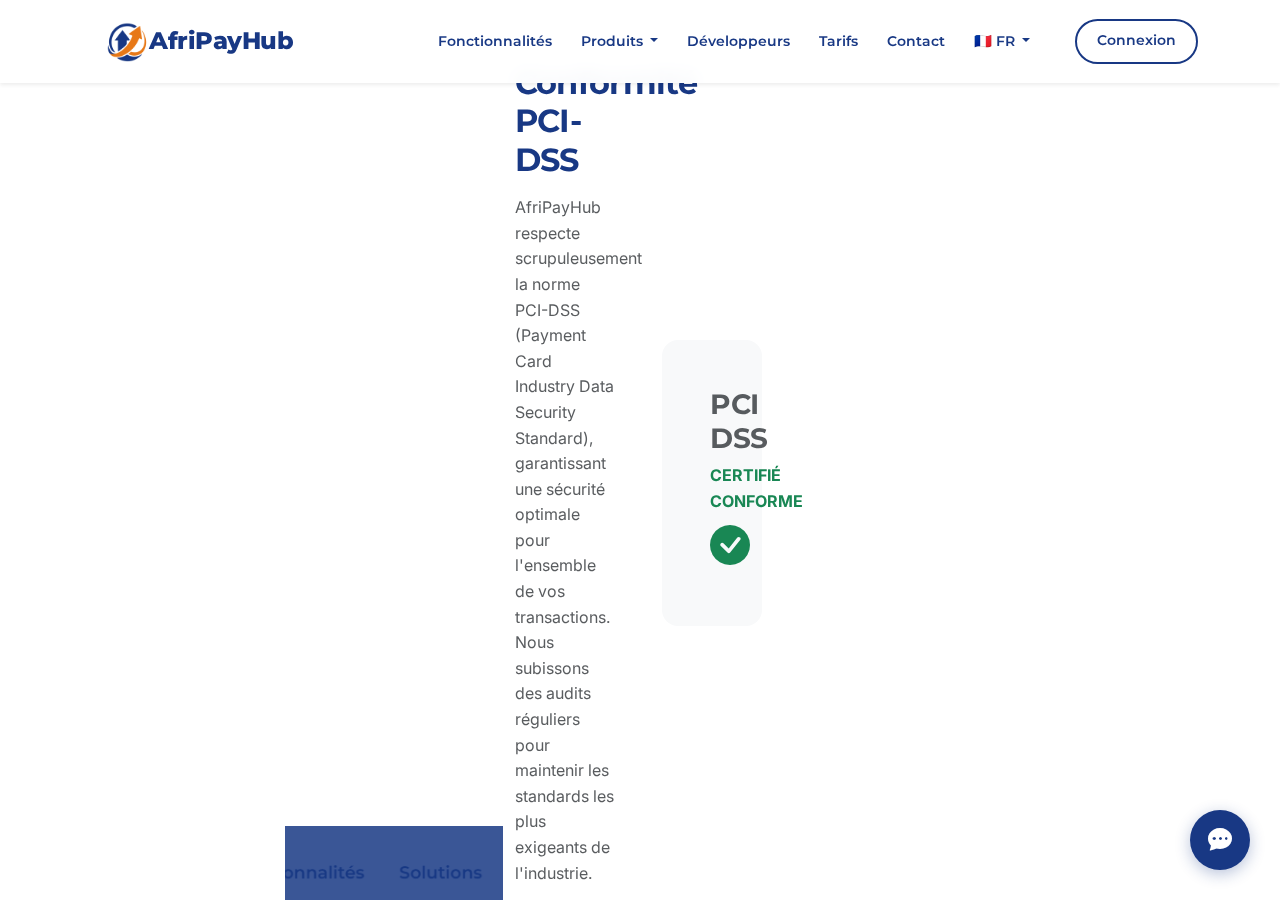
<file: security.html>
﻿<!DOCTYPE html>
<html lang="fr">

<head>
    <meta charset="UTF-8">
    <meta name="viewport" content="width=device-width, initial-scale=1.0">
    <title>Sécurité – AfriPayHub</title>
    <link href="https://cdn.jsdelivr.net/npm/bootstrap@5.3.2/dist/css/bootstrap.min.css" rel="stylesheet">
    <link rel="stylesheet" href="assets/css/style.css">
    <link rel="stylesheet" href="https://cdn.jsdelivr.net/npm/bootstrap-icons@1.11.1/font/bootstrap-icons.css">
</head>

<body>

    <nav class="navbar navbar-expand-lg fixed-top shadow-sm">
        <div class="container">
            <a class="navbar-brand d-flex align-items-center" href="index.html">
                <!-- <i class="bi bi-wallet2 me-2 text-accent"></i>
                AfriPayHub -->
                <div>
                    <img src="assets/img/logo.png" alt="AfriPayHub Logo" style="height: 40px;">
                </div>
                AfriPayHub
                <!DOCTYPE html>
                <html lang="fr">

                <head>
                    <meta charset="UTF-8">
                    <meta name="viewport" content="width=device-width, initial-scale=1.0">
                    <title>Sécurité – AfriPayHub</title>
                    <link href="https://cdn.jsdelivr.net/npm/bootstrap@5.3.2/dist/css/bootstrap.min.css"
                        rel="stylesheet">
                    <link rel="stylesheet" href="assets/css/style.css">
                    <link rel="stylesheet"
                        href="https://cdn.jsdelivr.net/npm/bootstrap-icons@1.11.1/font/bootstrap-icons.css">
                </head>

                <body>

                    <nav class="navbar navbar-expand-lg fixed-top shadow-sm">
                        <div class="container">
                            <a class="navbar-brand d-flex align-items-center" href="index.html">
                                <!-- <i class="bi bi-wallet2 me-2 text-accent"></i>
                AfriPayHub -->
                                <div>
                                    <img src="assets/img/logo.png" alt="AfriPayHub Logo" style="height: 40px;">
                                </div>
                                AfriPayHub
                            </a>
                            <button class="navbar-toggler" type="button" data-bs-toggle="collapse"
                                data-bs-target="#navbarNav">
                                <span class="navbar-toggler-icon"></span>
                            </button>
                            <div class="collapse navbar-collapse" id="navbarNav">
                                <ul class="navbar-nav ms-auto align-items-center">
                                    <li class="nav-item"><a class="nav-link" href="features.html">Fonctionnalités</a>
                                    </li>
                                    <li class="nav-item dropdown">
                                        <a class="nav-link dropdown-toggle" href="#" role="button"
                                            data-bs-toggle="dropdown">
                                            Produits
                                        </a>
                                        <ul class="dropdown-menu shadow border-0">
                                            <li><a class="dropdown-item" href="solutions.html"><i
                                                        class="bi bi-gear me-2"></i>
                                                    Solutions</a></li>
                                            <li><a class="dropdown-item" href="boutique.html"><i
                                                        class="bi bi-shop me-2"></i>
                                                    Boutique</a></li>
                                        </ul>
                                    </li>
                                    <li class="nav-item"><a class="nav-link" href="developers.html">Développeurs</a>
                                    </li>
                                    <li class="nav-item"><a class="nav-link" href="pricing.html">Tarifs</a></li>
                                    <li class="nav-item"><a class="nav-link" href="contact.html">Contact</a></li>
                                    <li class="nav-item dropdown me-2">
                                        <a class="nav-link dropdown-toggle" href="#" role="button"
                                            data-bs-toggle="dropdown">
                                            🇫🇷 FR
                                        </a>
                                        <ul class="dropdown-menu dropdown-menu-end shadow border-0">
                                            <li><a class="dropdown-item fw-bold" href="#">🇫🇷 Français</a></li>
                                            <li><a class="dropdown-item" href="index_en.html">🇬🇧 English</a></li>
                                        </ul>
                                    </li>
                                    <li class="nav-item ms-lg-3">
                                        <a href="https://portail.afripayhub.com/login" target="_blank"
                                            class="btn btn-outline-secondary btn-sm me-2">Connexion</a>
                                        <!-- <a href="https://portail.afripayhub.com/register" target="_blank"
                                            class="btn btn-primary btn-sm">Ouvrir un compte</a> -->
                                    </li>
                                </ul>
                            </div>
                        </div>
                    </nav>

                    <header class="header-bg header-security py-5 mt-5">
                        <div class="container text-center py-5">
                            <i class="bi bi-shield-check display-1 text-accent mb-3"></i>
                            <h1 class="fw-bold display-5">La sécurité est notre priorité absolue</h1>
                            <p class="lead opacity-75 mx-auto" style="max-width: 600px;">
                                Vos données et celles de vos clients sont protégées par les standards les plus rigoureux
                                de l'industrie financière.
                            </p>
                        </div>
                    </header>

                    <section class="py-5">
                        <div class="container">

                            <div class="row g-5 align-items-center mb-5">
                                <div class="col-lg-6">
                                    <h2 class="fw-bold mb-3">Conformité PCI-DSS</h2>
                                    <p class="text-muted text-justify">
                                        AfriPayHub respecte scrupuleusement la norme PCI-DSS (Payment Card Industry Data
                                        Security Standard),
                                        garantissant une sécurité optimale pour l'ensemble de vos transactions. Nous
                                        subissons des
                                        audits réguliers pour maintenir les standards les plus exigeants de l'industrie.
                                    </p>
                                </div>
                                <div class="col-lg-6 text-center">
                                    <div class="bg-light p-5 rounded-4">
                                        <h3 class="text-muted fw-bold">PCI DSS</h3>
                                        <div class="text-success fw-bold">CERTIFIÉ CONFORME</div>
                                        <i class="bi bi-check-circle-fill text-success fs-1 mt-2"></i>
                                    </div>
                                </div>
                            </div>

                            <div class="row g-5 align-items-center mb-5">
                                <div class="col-lg-6 order-lg-2">
                                    <h2 class="fw-bold mb-3">Chiffrement de bout en bout</h2>
                                    <p class="text-muted">
                                        Toutes les données sensibles transitant par nos serveurs sont chiffrées via TLS
                                        (Transport Layer
                                        Security). Les informations de carte bancaire sont tokenisées et ne sont jamais
                                        stockées en
                                        clair sur nos infrastructures.
                                    </p>
                                </div>
                                <div class="col-lg-6 order-lg-1 text-center">
                                    <i class="bi bi-lock-fill text-primary" style="font-size: 8rem;"></i>
                                </div>
                            </div>

                            <div class="row g-4 mt-4">
                                <div class="col-md-4">
                                    <div class="text-center p-4">
                                        <i class="bi bi-eye-slash-fill fs-1 text-secondary mb-3"></i>
                                        <h4 class="fw-bold">Détection de Fraude</h4>
                                        <p class="text-muted small">Nos algorithmes d'IA analysent chaque transaction en
                                            temps réel pour
                                            identifier et bloquer les tentatives frauduleuses.</p>
                                    </div>
                                </div>
                                <div class="col-md-4">
                                    <div class="text-center p-4">
                                        <i class="bi bi-hdd-network-fill fs-1 text-secondary mb-3"></i>
                                        <h4 class="fw-bold">Redondance des données</h4>
                                        <p class="text-muted small">Vos données sont répliquées sur plusieurs centres de
                                            données
                                            hautement sécurisés pour garantir une disponibilité 24/7.</p>
                                    </div>
                                </div>
                                <div class="col-md-4">
                                    <div class="text-center p-4">
                                        <i class="bi bi-person-badge-fill fs-1 text-secondary mb-3"></i>
                                        <h4 class="fw-bold">Authentification Forte</h4>
                                        <p class="text-muted small">Nous supportons l'authentification à deux facteurs
                                            (2FA) pour sécuriser
                                            l'accès à votre tableau de bord.</p>
                                    </div>
                                </div>
                            </div>

                        </div>
                    </section>

                    <section class="py-5 bg-light-soft text-center">
                        <div class="container">
                            <h3 class="fw-bold mb-4">Une faille à signaler ?</h3>
                            <p class="text-muted mb-4">Nous prenons la sécurité très au sérieux. Participez à notre
                                programme Bug
                                Bounty.</p>
                            <a href="contact.html" class="btn btn-outline-primary">Contacter l'équipe sécurité</a>
                        </div>
                    </section>

                    <!-- Footer included via common template in real app, duplicated here for static HTML -->
                    <!-- Footer -->
                    <footer class="mt-auto">
                        <div class="container">
                            <div class="row g-4">
                                <div class="col-lg-4">
                                    <a class="navbar-brand text-white fw-bold fs-4 d-block mb-3" href="#">AfriPayHub</a>
                                    <p class="text-white-50">
                                        La plateforme de paiement sécurisée pour propulser votre business en Afrique et
                                        à
                                        l'international.
                                    </p>
                                    <div class="d-flex gap-3 social-links">
                                        <a href="#"><i class="bi bi-facebook fs-5"></i></a>
                                        <a href="#"><i class="bi bi-twitter-x fs-5"></i></a>
                                        <a href="#"><i class="bi bi-linkedin fs-5"></i></a>
                                        <a href="#"><i class="bi bi-instagram fs-5"></i></a>
                                    </div>
                                </div>
                                <div class="col-lg-2 col-6">
                                    <h5>Produit</h5>
                                    <ul class="list-unstyled">
                                        <li><a href="features.html">Fonctionnalités</a></li>
                                        <li><a href="solutions.html">Solutions</a></li>
                                        <li><a href="boutique.html">Boutique</a></li>
                                        <li><a href="pricing.html">Tarifs</a></li>
                                    </ul>
                                </div>
                                <div class="col-lg-2 col-6">
                                    <h5>Développeurs</h5>
                                    <ul class="list-unstyled">
                                        <li><a href="developers.html">Documentation</a></li>
                                        <li><a href="#">API Reference</a></li>
                                        <li><a href="#">SDKs</a></li>
                                        <li><a href="#">Statut API</a></li>
                                    </ul>
                                </div>
                                <div class="col-lg-4">
                                    <h5>Contact</h5>
                                    <ul class="list-unstyled">
                                        <li><i class="bi bi-envelope me-2"></i> support@afripayhub.com</li>
                                        <li><i class="bi bi-telephone me-2"></i> (+228) 98 38 41 41 / 93 89 92 54 </li>
                                        <li><i class="bi bi-geo-alt me-2"></i> Lomé-TOGO
                                            Qte Adewui, Bvd de la Kara</li>
                                    </ul>
                                </div>
                            </div>
                            <div class="border-top border-secondary mt-5 pt-4 text-center text-white-50">
                                <p>&copy; 2025 AfriPayHub Tous droits réservés. <a href="https://easyservices.tg"
                                        target="_blank" class="text-white-50 ms-2">Mentions légales. EASY SERVICES</a>
                                </p>
                            </div>
                        </div>
                    </footer>

                    <script src="https://cdn.jsdelivr.net/npm/bootstrap@5.3.2/dist/js/bootstrap.bundle.min.js"></script>
                    <script src="assets/js/chat.js"></script>
                </body>

                </html>
</file>
<file: assets/css/style.css>
/* 
 * AfriPayHub - Premium Fintech Theme 
 * Modern, Secure, Trustworthy
 */

@import url('https://fonts.googleapis.com/css2?family=Inter:wght@300;400;500;600;700&family=Montserrat:wght@500;600;700;800&display=swap');

:root {
    /* Brand Colors */
    --color-primary: #183884;
    /* Deep Blue - Trust */
    --color-primary-light: #2a50a8;
    --color-accent: #d9710e;
    /* Orange - Action */
    --color-accent-hover: #b85d0b;
    --color-secondary: #d9710e;
    /* Unified with accent for dual-tone look */

    /* Functional Colors */
    --color-text-main: #183884;
    --color-text-muted: #53627d;
    --color-bg-light: #f4f6fb;
    --color-bg-white: #FFFFFF;
    --color-border: #dae1ee;

    /* Gradients */
    --gradient-hero: linear-gradient(135deg, #183884 0%, #0e2459 100%);
    --gradient-accent: linear-gradient(135deg, #d9710e 0%, #f0923e 100%);
    --gradient-cta: linear-gradient(135deg, #0e2459 0%, #183884 100%);

    /* Shadows */
    --shadow-sm: 0 2px 4px rgba(24, 56, 132, 0.1);
    --shadow-md: 0 4px 12px rgba(24, 56, 132, 0.15);
    --shadow-lg: 0 15px 35px rgba(24, 56, 132, 0.2);
    --shadow-card: 0 1px 3px 0 rgba(0, 0, 0, 0.1), 0 1px 2px 0 rgba(0, 0, 0, 0.06);
    --shadow-card-hover: 0 20px 40px -10px rgba(24, 56, 132, 0.25);
}

body {
    font-family: 'Inter', sans-serif;
    color: var(--color-text-main);
    background-color: var(--color-bg-white);
    -webkit-font-smoothing: antialiased;
    line-height: 1.6;
}

h1,
h2,
h3,
h4,
h5,
h6 {
    font-family: 'Montserrat', sans-serif;
    font-weight: 700;
    color: var(--color-primary);
    letter-spacing: -0.02em;
}

/* --- Utilities --- */
.text-primary-dark,
.text-color-primary {
    color: var(--color-primary);
}

.text-accent,
.text-color-accent {
    color: var(--color-accent);
}

.bg-light-soft {
    background-color: var(--color-bg-light);
}

/* --- Navbar (Glassmorphismish) --- */
.navbar {
    padding-top: 1rem;
    padding-bottom: 1rem;
    transition: all 0.3s ease;
    background: rgba(255, 255, 255, 0.95) !important;
    backdrop-filter: blur(10px);
}

.navbar-brand {
    font-family: 'Montserrat', sans-serif;
    font-weight: 800;
    font-size: 1.5rem;
    color: var(--color-primary) !important;
    letter-spacing: -0.5px;
}

.nav-link {
    font-family: 'Montserrat', sans-serif;
    font-weight: 600;
    color: var(--color-text-main) !important;
    margin-right: 0.8rem;
    font-size: 0.9rem;
    /* Reduced size to fit one line */
    transition: color 0.2s;
    padding-left: 0.5rem !important;
    padding-right: 0.5rem !important;
}

.nav-link:hover {
    color: var(--color-secondary) !important;
}

.nav-link.active {
    color: var(--color-secondary) !important;
}

/* --- Buttons --- */
.btn {
    padding: 0.6rem 1.25rem;
    border-radius: 50px;
    /* Pill shape */
    font-weight: 600;
    transition: all 0.3s cubic-bezier(0.165, 0.84, 0.44, 1);
    border: none;
    font-family: 'Montserrat', sans-serif;
    font-size: 0.9rem;
}

.btn-primary {
    background: var(--color-secondary);
    color: white;
    box-shadow: 0 4px 14px 0 rgba(99, 91, 255, 0.39);
}

.btn-primary:hover {
    background: #534be0;
    transform: translateY(-1px);
    box-shadow: 0 6px 20px rgba(99, 91, 255, 0.23);
}

.btn-accent {
    background: var(--color-accent);
    color: #ffffff;
    box-shadow: 0 4px 14px 0 rgba(0, 209, 136, 0.39);
}

.btn-accent:hover {
    background: var(--color-accent-hover);
    color: #fff;
    transform: translateY(-1px);
}

.btn-outline-secondary {
    border: 2px solid var(--color-primary);
    color: var(--color-primary);
    background: transparent;
}

.btn-outline-secondary:hover {
    background: var(--color-primary);
    color: white;
}

/* --- Hero Section --- */
.hero {
    padding: 8rem 0 5rem;
    background: var(--color-bg-light);
    position: relative;
    overflow: hidden;
}

/* Abstract background shape */
.hero::before {
    content: '';
    position: absolute;
    top: -50%;
    right: -20%;
    width: 80%;
    height: 150%;
    background: radial-gradient(circle, rgba(99, 91, 255, 0.05) 0%, rgba(255, 255, 255, 0) 70%);
    z-index: 0;
    border-radius: 50%;
}

.hero h1 {
    font-size: 3rem;
    line-height: 1.1;
    margin-bottom: 1.5rem;
}

.hero .lead {
    color: var(--color-text-muted);
    font-size: 1.15rem;
    max-width: 600px;
    margin: 0 auto;
}

.hero-img-container img {
    max-height: 400px;
    /* Reduced height */
    width: auto;
    max-width: 100%;
    object-fit: cover;
}

/* --- Cards --- */
.card {
    border: 1px solid var(--color-border);
    border-radius: 12px;
    box-shadow: var(--shadow-card);
    transition: all 0.3s ease;
    background: white;
    overflow: hidden;
}

.card:hover {
    transform: translateY(-5px);
    box-shadow: var(--shadow-card-hover);
    border-color: transparent;
}

.feature-icon {
    width: 56px;
    height: 56px;
    border-radius: 12px;
    background: rgba(99, 91, 255, 0.1);
    color: var(--color-secondary);
    display: flex;
    align-items: center;
    justify-content: center;
    font-size: 1.5rem;
    margin-bottom: 1.5rem;
}

.feature-card {
    background: white;
    border-radius: 20px;
    box-shadow: var(--shadow-lg);
    padding: 2rem;
    margin-bottom: 2rem;
    max-width: 380px;
    width: 100%;
    margin-left: auto;
    margin-right: auto;
    transition: transform 0.3s ease;
}

.feature-card:hover {
    transform: translateY(-5px);
}

@media (min-width: 992px) {
    .feature-card {
        margin-bottom: 0;
    }
}

/* --- Logos / Partners --- */
.partners {
    background: white;
    border-top: 1px solid var(--color-border);
    border-bottom: 1px solid var(--color-border);
}

.partners img {
    width: 100%;
    max-width: 220px;
    /* Increased size significantly */
    height: auto;
    display: block;
    margin: 0 auto;
    opacity: 0.6;
    filter: grayscale(100%);
    transition: all 0.3s;
}

.partners img:hover {
    opacity: 1;
    filter: grayscale(0%);
}

.partners .swiper {
    padding-bottom: 3rem;
}

.partners .swiper-pagination-bullet {
    background-color: var(--color-primary);
    opacity: 0.3;
}

.partners .swiper-pagination-bullet-active {
    background-color: var(--color-accent);
    opacity: 1;
}

/* --- Pricing --- */
.price-card.featured {
    border: 2px solid var(--color-secondary);
    background: #F4F8FF;
}

/* --- CTA Section (Distinct from Footer) --- */
.cta-section {
    background: var(--gradient-cta);
    border-radius: 20px;
    margin-bottom: 4rem;
    padding: 5rem 2rem;
    box-shadow: var(--shadow-lg);
    position: relative;
    overflow: hidden;
    color: white;
    text-align: center;
}

.cta-section .btn-accent {
    background: white;
    color: var(--color-primary);
    box-shadow: none;
}

.cta-section .btn-accent:hover {
    background: var(--color-accent);
    color: white;
}

/* --- Footer --- */
footer {
    background: var(--color-primary);
    color: rgba(255, 255, 255, 0.8);
    padding: 4rem 0 2rem;
    border-top-left-radius: 30px;
    border-top-right-radius: 30px;
}

footer h5 {
    color: white;
    margin-bottom: 1.5rem;
}

footer ul li {
    margin-bottom: 0.75rem;
}

footer a {
    color: rgba(255, 255, 255, 0.7);
    text-decoration: none;
    transition: color 0.2s;
}

footer a:hover {
    color: white;
}

/* --- Specific Page Headers --- */
.header-bg {
    background-size: cover;
    background-position: center;
    color: white !important;
    position: relative;
}

.header-bg::before {
    content: '';
    position: absolute;
    top: 0;
    left: 0;
    right: 0;
    bottom: 0;
    background: rgba(24, 56, 132, 0.85);
    /* Overlay */
    z-index: 1;
}

.header-bg .container {
    position: relative;
    z-index: 2;
}

.header-bg h1,
.header-bg .lead,
.header-bg .text-muted {
    color: white !important;
}

.header-features {
    background-image: url('../img/features_header_bg.png');
}

.header-solutions {
    background-image: url('../img/header_bg_solutions.png');
}

.header-developers {
    background-image: url('../img/header_bg_developers.png');
}

.header-pricing {
    background-image: url('../img/header_bg_pricing.png');
}

.header-contact {
    background-image: url('../img/header_bg_contact.png');
}

/* Wait for gen */
.header-security {
    background-image: url('../img/header_bg_developers.png');
}

/* Reuse dev or similar */

/* --- Responsive Adjustments --- */
@media (max-width: 991px) {
    .navbar-collapse {
        background: white;
        padding: 1rem;
        border-radius: 12px;
        box-shadow: var(--shadow-lg);
        margin-top: 1rem;
    }

    .nav-link {
        margin-right: 0;
        margin-bottom: 0.5rem;
    }

    .cta-section {
        margin-bottom: 2rem;
    }
}

@media (max-width: 768px) {
    .hero h1 {
        font-size: 2.5rem;
    }
}

/* --- Floating Chat Widget --- */
.chat-widget {
    position: fixed;
    bottom: 30px;
    right: 30px;
    z-index: 9999;
    font-family: 'Inter', sans-serif;
}

.chat-bubble {
    width: 60px;
    height: 60px;
    background-color: var(--color-primary);
    border-radius: 50%;
    display: flex;
    align-items: center;
    justify-content: center;
    color: white;
    font-size: 24px;
    cursor: pointer;
    box-shadow: 0 4px 15px rgba(24, 56, 132, 0.3);
    transition: all 0.3s ease;
    position: relative;
}

.chat-bubble:hover {
    transform: scale(1.1);
    background-color: var(--color-accent);
}

.chat-bubble .notification-badge {
    position: absolute;
    top: 0;
    right: 0;
    width: 20px;
    height: 20px;
    background-color: var(--color-accent);
    border: 2px solid white;
    border-radius: 50%;
    display: none;
}

.chat-window {
    position: absolute;
    bottom: 80px;
    right: 0;
    width: 350px;
    height: 500px;
    background: white;
    border-radius: 16px;
    box-shadow: 0 10px 30px rgba(0, 0, 0, 0.1);
    display: flex;
    flex-direction: column;
    overflow: hidden;
    transform: translateY(20px);
    opacity: 0;
    visibility: hidden;
    transition: all 0.3s cubic-bezier(0.68, -0.55, 0.265, 1.55);
}

.chat-window.active {
    transform: translateY(0);
    opacity: 1;
    visibility: visible;
}

.chat-header {
    background-color: var(--color-primary);
    padding: 20px;
    display: flex;
    align-items: center;
    justify-content: space-between;
    color: white;
}

.chat-header-info {
    display: flex;
    align-items: center;
    gap: 12px;
}

.chat-header-info img {
    width: 35px;
    height: 35px;
    border-radius: 50%;
    background: white;
    padding: 2px;
}

.chat-header-title h5 {
    margin: 0;
    font-size: 1rem;
    font-weight: 600;
}

.chat-header-title span {
    font-size: 0.75rem;
    opacity: 0.8;
}

.chat-close {
    cursor: pointer;
    font-size: 20px;
    opacity: 0.8;
    transition: opacity 0.2s;
}

.chat-close:hover {
    opacity: 1;
}

.chat-body {
    flex: 1;
    padding: 20px;
    overflow-y: auto;
    background-color: #f8fafc;
    display: flex;
    flex-direction: column;
    gap: 15px;
}

.message {
    max-width: 80%;
    padding: 10px 15px;
    border-radius: 12px;
    font-size: 0.9rem;
    line-height: 1.4;
}

.message.received {
    align-self: flex-start;
    background-color: white;
    color: #333;
    border-bottom-left-radius: 4px;
    box-shadow: 0 2px 5px rgba(0, 0, 0, 0.05);
}

.message.sent {
    align-self: flex-end;
    background-color: var(--color-primary);
    color: white;
    border-bottom-right-radius: 4px;
}

.chat-footer {
    padding: 15px;
    background: white;
    display: flex;
    gap: 10px;
    border-top: 1px solid #eee;
}

.chat-input {
    flex: 1;
    border: 1px solid #eee;
    padding: 8px 15px;
    border-radius: 20px;
    outline: none;
    font-size: 0.9rem;
    transition: border-color 0.2s;
}

.chat-input:focus {
    border-color: var(--color-primary);
}

.chat-send {
    background-color: var(--color-primary);
    color: white;
    border: none;
    width: 38px;
    height: 38px;
    border-radius: 50%;
    display: flex;
    align-items: center;
    justify-content: center;
    cursor: pointer;
    transition: background-color 0.2s;
}

.chat-send:hover {
    background-color: var(--color-accent);
}

@media (max-width: 576px) {
    .chat-window {
        width: calc(100vw - 40px);
        right: -10px;
        height: 80vh;
    }
}

/* --- WhatsApp Integration Styles --- */
.chat-footer-container {
    display: flex;
    flex-direction: column;
    background: white;
    border-top: 1px solid #eee;
}

.chat-whatsapp-suggestion {
    padding: 10px 15px;
    background-color: #e6f0eb;
    border-bottom: 1px solid #d1e0d8;
    display: none;
    flex-direction: column;
    align-items: center;
    gap: 8px;
    animation: slideUp 0.3s ease-out;
}

.chat-whatsapp-suggestion.visible {
    display: flex;
}

.chat-whatsapp-suggestion p {
    margin: 0;
    font-size: 0.8rem;
    color: #4a5568;
    font-weight: 500;
}

.btn-whatsapp-redirect {
    background-color: #25D366;
    color: white;
    border: none;
    padding: 6px 15px;
    border-radius: 20px;
    font-size: 0.85rem;
    font-weight: 600;
    cursor: pointer;
    display: flex;
    align-items: center;
    gap: 8px;
    transition: background-color 0.2s, transform 0.2s;
    width: 100%;
    justify-content: center;
}

.btn-whatsapp-redirect:hover {
    background-color: #128C7E;
    transform: translateY(-1px);
}


/* --- Premium Dropdown Navigation --- */
.dropdown-menu {
    border: none;
    box-shadow: 0 10px 40px rgba(24, 56, 132, 0.12);
    border-radius: 12px;
    padding: 0.8rem;
    margin-top: 10px !important;
    animation: dropdownFade 0.3s ease forwards;
    background: #ffffff;
}

@keyframes dropdownFade {
    from {
        opacity: 0;
        transform: translateY(15px);
    }

    to {
        opacity: 1;
        transform: translateY(0);
    }
}

.dropdown-item {
    padding: 0.7rem 1.2rem;
    border-radius: 8px;
    font-size: 0.9rem;
    font-weight: 500;
    color: var(--color-primary);
    transition: all 0.2s ease;
    font-family: 'Montserrat', sans-serif;
}

.dropdown-item:hover {
    background: rgba(217, 113, 14, 0.08);
    /* Transparent version of color-accent */
    color: var(--color-accent);
    transform: translateX(5px);
}

.dropdown-item.fw-bold {
    color: var(--color-accent);
}

/* Hover effect for desktop */
@media (min-width: 992px) {
    .nav-item.dropdown:hover .dropdown-menu {
        display: block;
    }

    /* Bridge the gap between the nav-link and the dropdown menu to prevent closing on hover */
    .nav-item.dropdown .dropdown-menu::before {
        content: '';
        position: absolute;
        top: -15px;
        left: 0;
        right: 0;
        height: 15px;
        background: transparent;
    }
}

@keyframes slideUp {
    from {
        transform: translateY(100%);
        opacity: 0;
    }

    to {
        transform: translateY(0);
        opacity: 1;
    }
}
</file>
